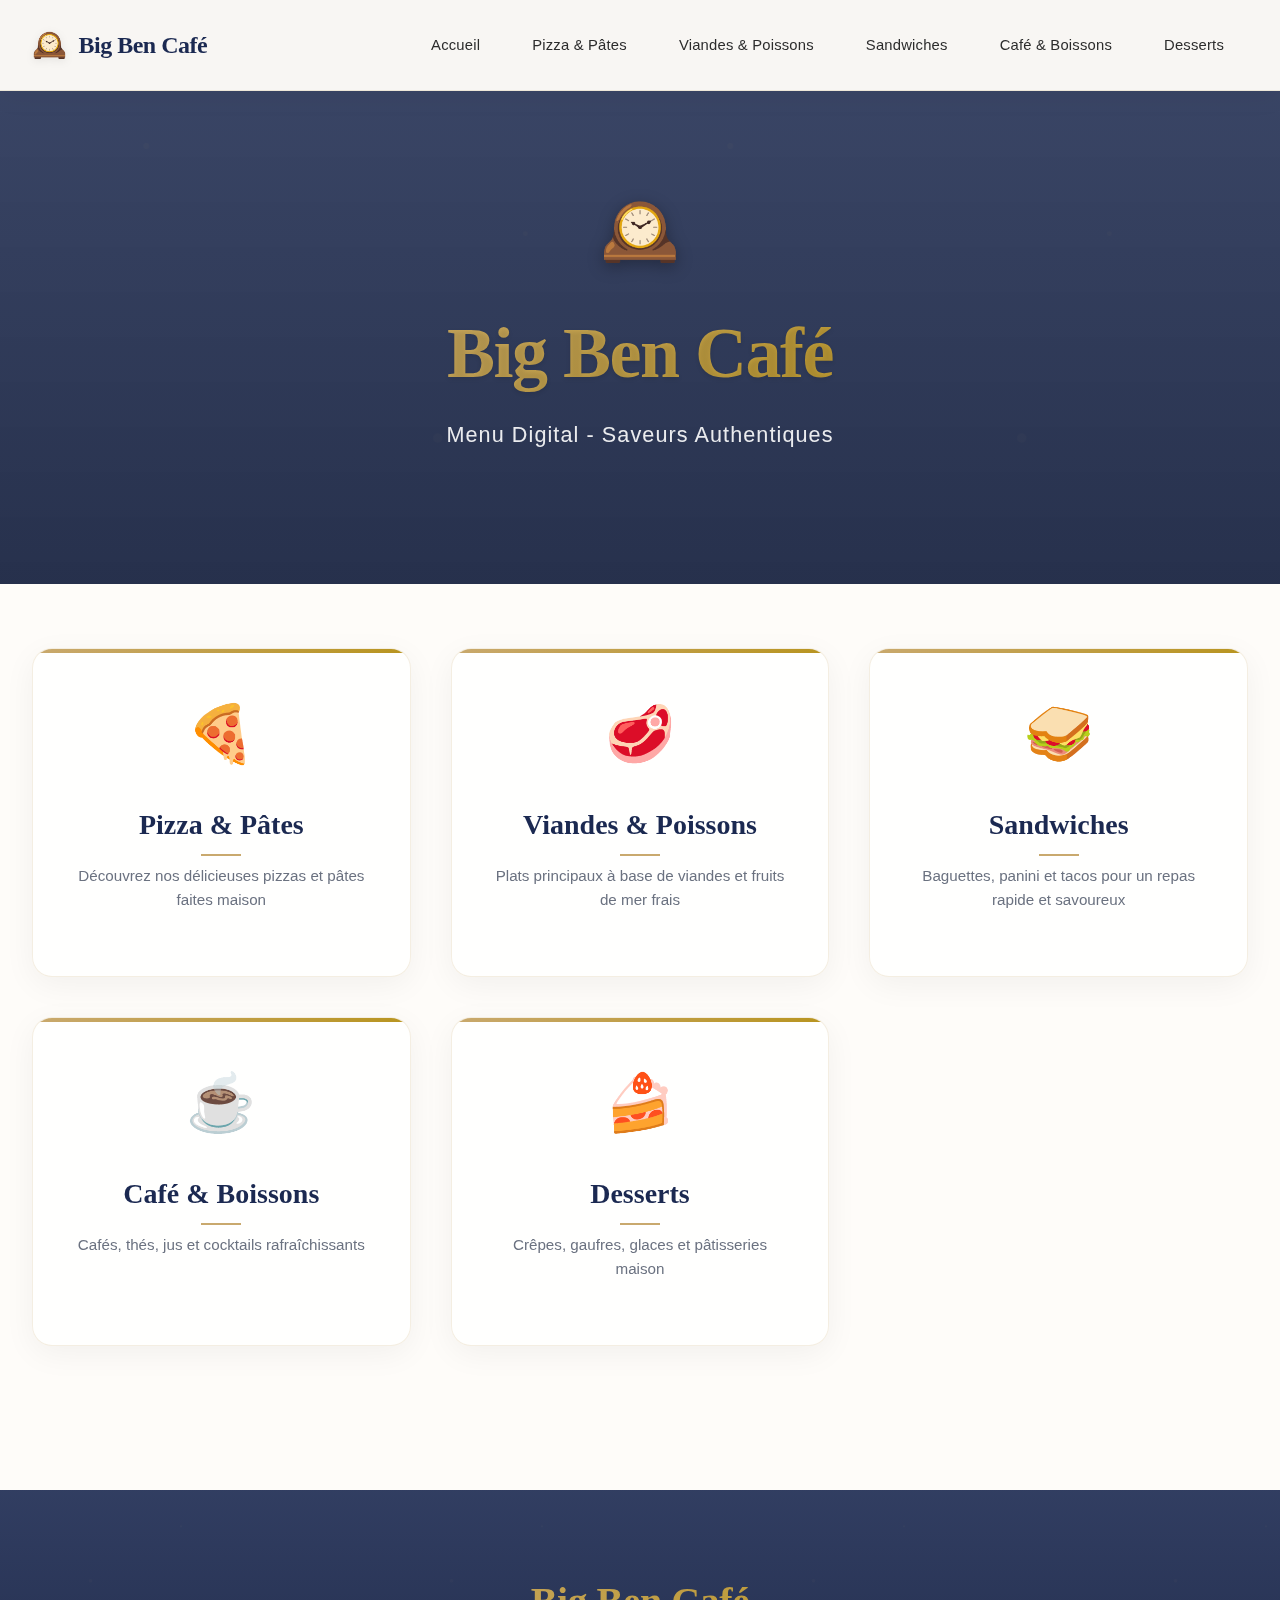
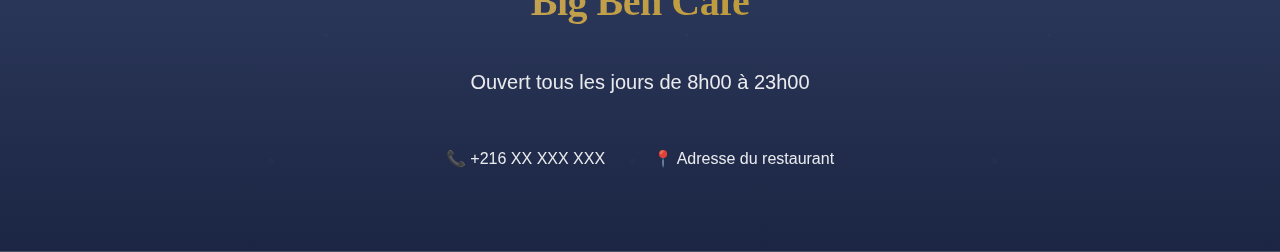
<file: menu 3/index.html>
<!DOCTYPE html>
<html lang="fr">
<head>
    <meta charset="UTF-8">
    <meta name="viewport" content="width=device-width, initial-scale=1.0">
    <title>Big Ben Café - Menu Digital</title>
    <link rel="stylesheet" href="css/styles.css">
</head>
<body>
    <!-- Navigation -->
    <nav class="nav-container" role="navigation" aria-label="Menu principal">
        <div class="nav-wrapper">
            <div class="nav-header">
                <a href="index.html" class="logo" aria-label="Big Ben Café - Accueil">Big Ben Café</a>
                <button class="menu-toggle" onclick="toggleMenu()" aria-label="Ouvrir le menu" aria-expanded="false">☰</button>
                <ul class="nav-menu" id="navMenu" role="menubar">
                    <li role="none"><a href="index.html" onclick="closeMenu()" role="menuitem">Accueil</a></li>
                    <li role="none"><a href="pages/pizza-pasta.html" onclick="closeMenu()" role="menuitem">Pizza & Pâtes</a></li>
                    <li role="none"><a href="pages/viandes-poissons.html" onclick="closeMenu()" role="menuitem">Viandes & Poissons</a></li>
                    <li role="none"><a href="pages/sandwiches.html" onclick="closeMenu()" role="menuitem">Sandwiches</a></li>
                    <li role="none"><a href="pages/cafe-boissons.html" onclick="closeMenu()" role="menuitem">Café & Boissons</a></li>
                    <li role="none"><a href="pages/desserts.html" onclick="closeMenu()" role="menuitem">Desserts</a></li>
                </ul>
            </div>
        </div>
    </nav>

    <!-- Hero Section -->
    <header id="home" class="hero">
        <div class="hero-content">
            <div class="hero-clock" role="img" aria-label="Horloge">🕰️</div>
            <h1>Big Ben Café</h1>
            <p class="subtitle">Menu Digital - Saveurs Authentiques</p>
        </div>
    </header>

    <!-- Main Content -->
    <main class="main-content">
        <div class="category-grid">
            <!-- Catégorie Pizza & Pâtes -->
            <a href="pages/pizza-pasta.html" class="category-card">
                <div class="category-icon">🍕</div>
                <h2>Pizza & Pâtes</h2>
                <p>Découvrez nos délicieuses pizzas et pâtes faites maison</p>
            </a>

            <!-- Catégorie Viandes & Poissons -->
            <a href="pages/viandes-poissons.html" class="category-card">
                <div class="category-icon">🥩</div>
                <h2>Viandes & Poissons</h2>
                <p>Plats principaux à base de viandes et fruits de mer frais</p>
            </a>

            <!-- Catégorie Sandwiches -->
            <a href="pages/sandwiches.html" class="category-card">
                <div class="category-icon">🥪</div>
                <h2>Sandwiches</h2>
                <p>Baguettes, panini et tacos pour un repas rapide et savoureux</p>
            </a>

            <!-- Catégorie Café & Boissons -->
            <a href="pages/cafe-boissons.html" class="category-card">
                <div class="category-icon">☕</div>
                <h2>Café & Boissons</h2>
                <p>Cafés, thés, jus et cocktails rafraîchissants</p>
            </a>

            <!-- Catégorie Desserts -->
            <a href="pages/desserts.html" class="category-card">
                <div class="category-icon">🍰</div>
                <h2>Desserts</h2>
                <p>Crêpes, gaufres, glaces et pâtisseries maison</p>
            </a>
        </div>
    </main>

    <!-- Footer -->
    <footer class="footer">
        <div class="footer-content">
            <h3>Big Ben Café</h3>
            <p class="hours">Ouvert tous les jours de 8h00 à 23h00</p>
            <div class="contact-info">
                <div class="contact-item">📞 +216 XX XXX XXX</div>
                <div class="contact-item">📍 Adresse du restaurant</div>
            </div>
        </div>
    </footer>

    <script src="js/script.js"></script>
</body>
</html>
</file>
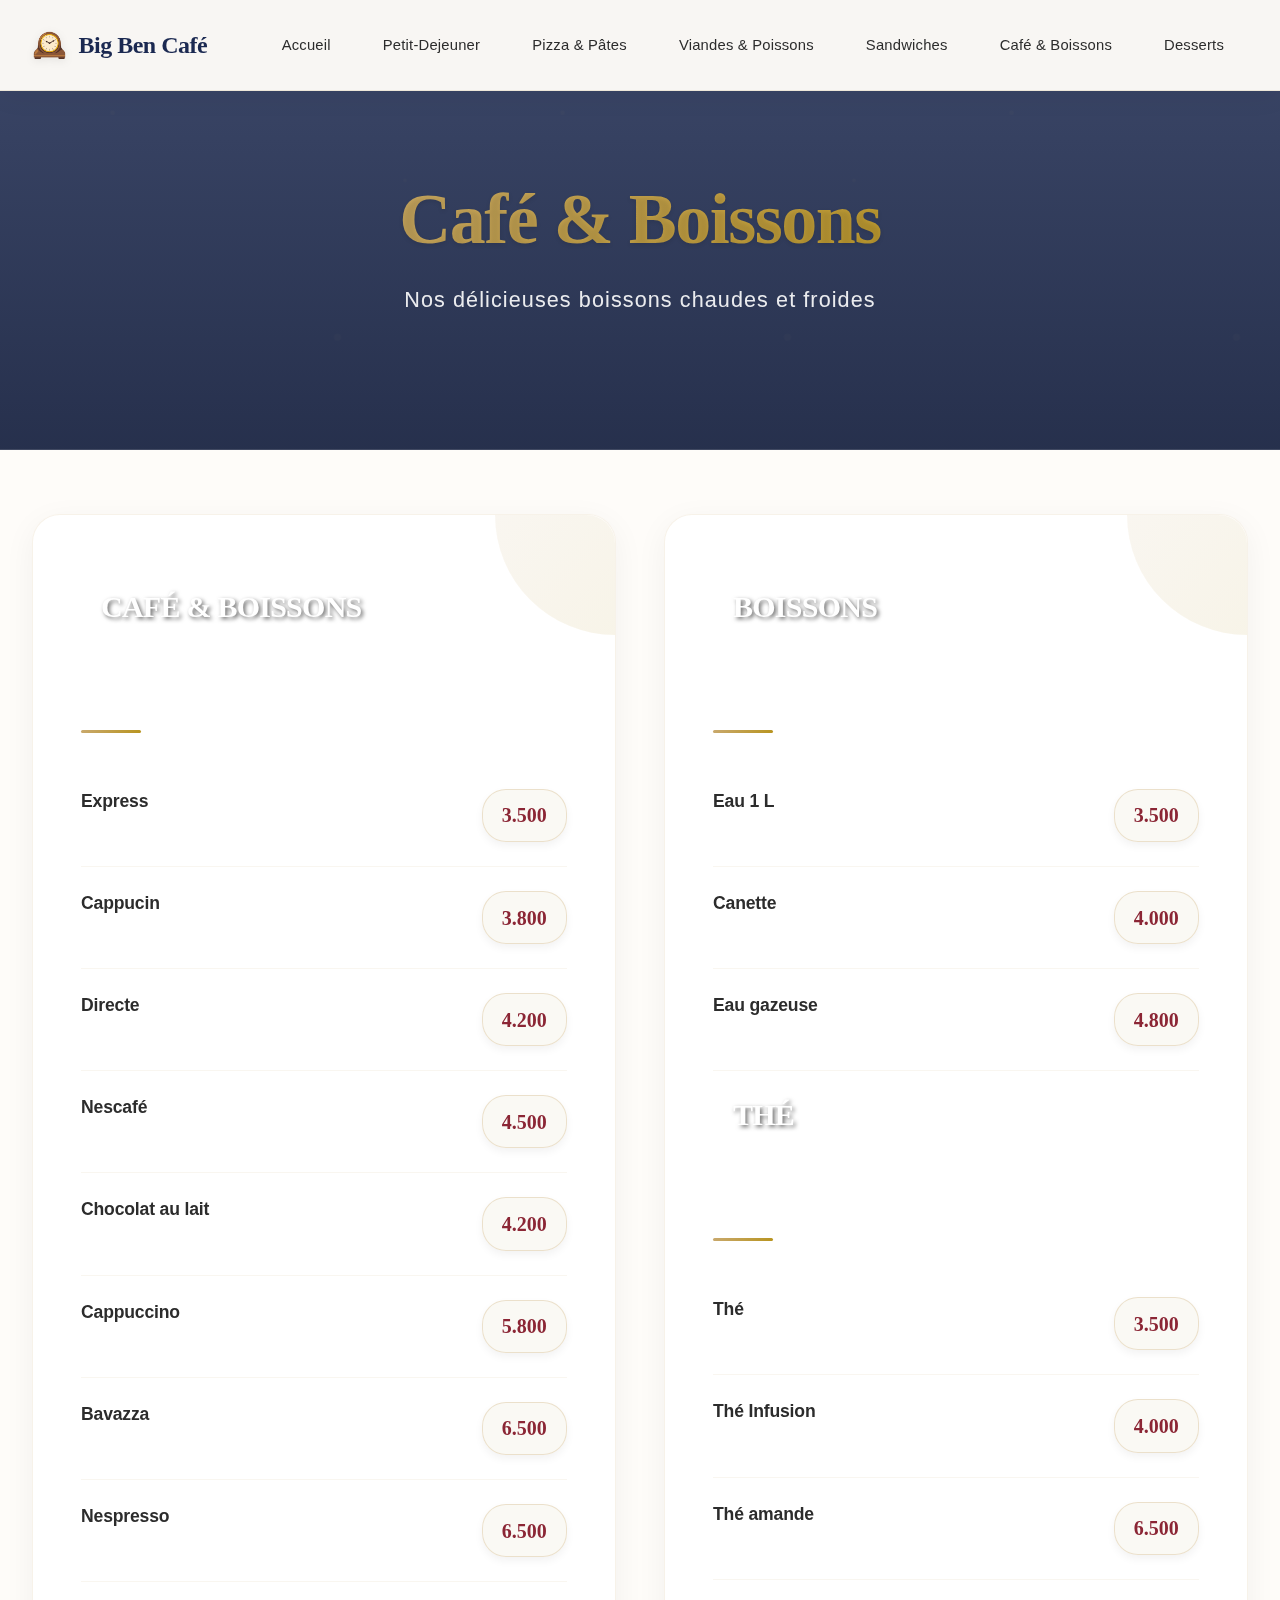
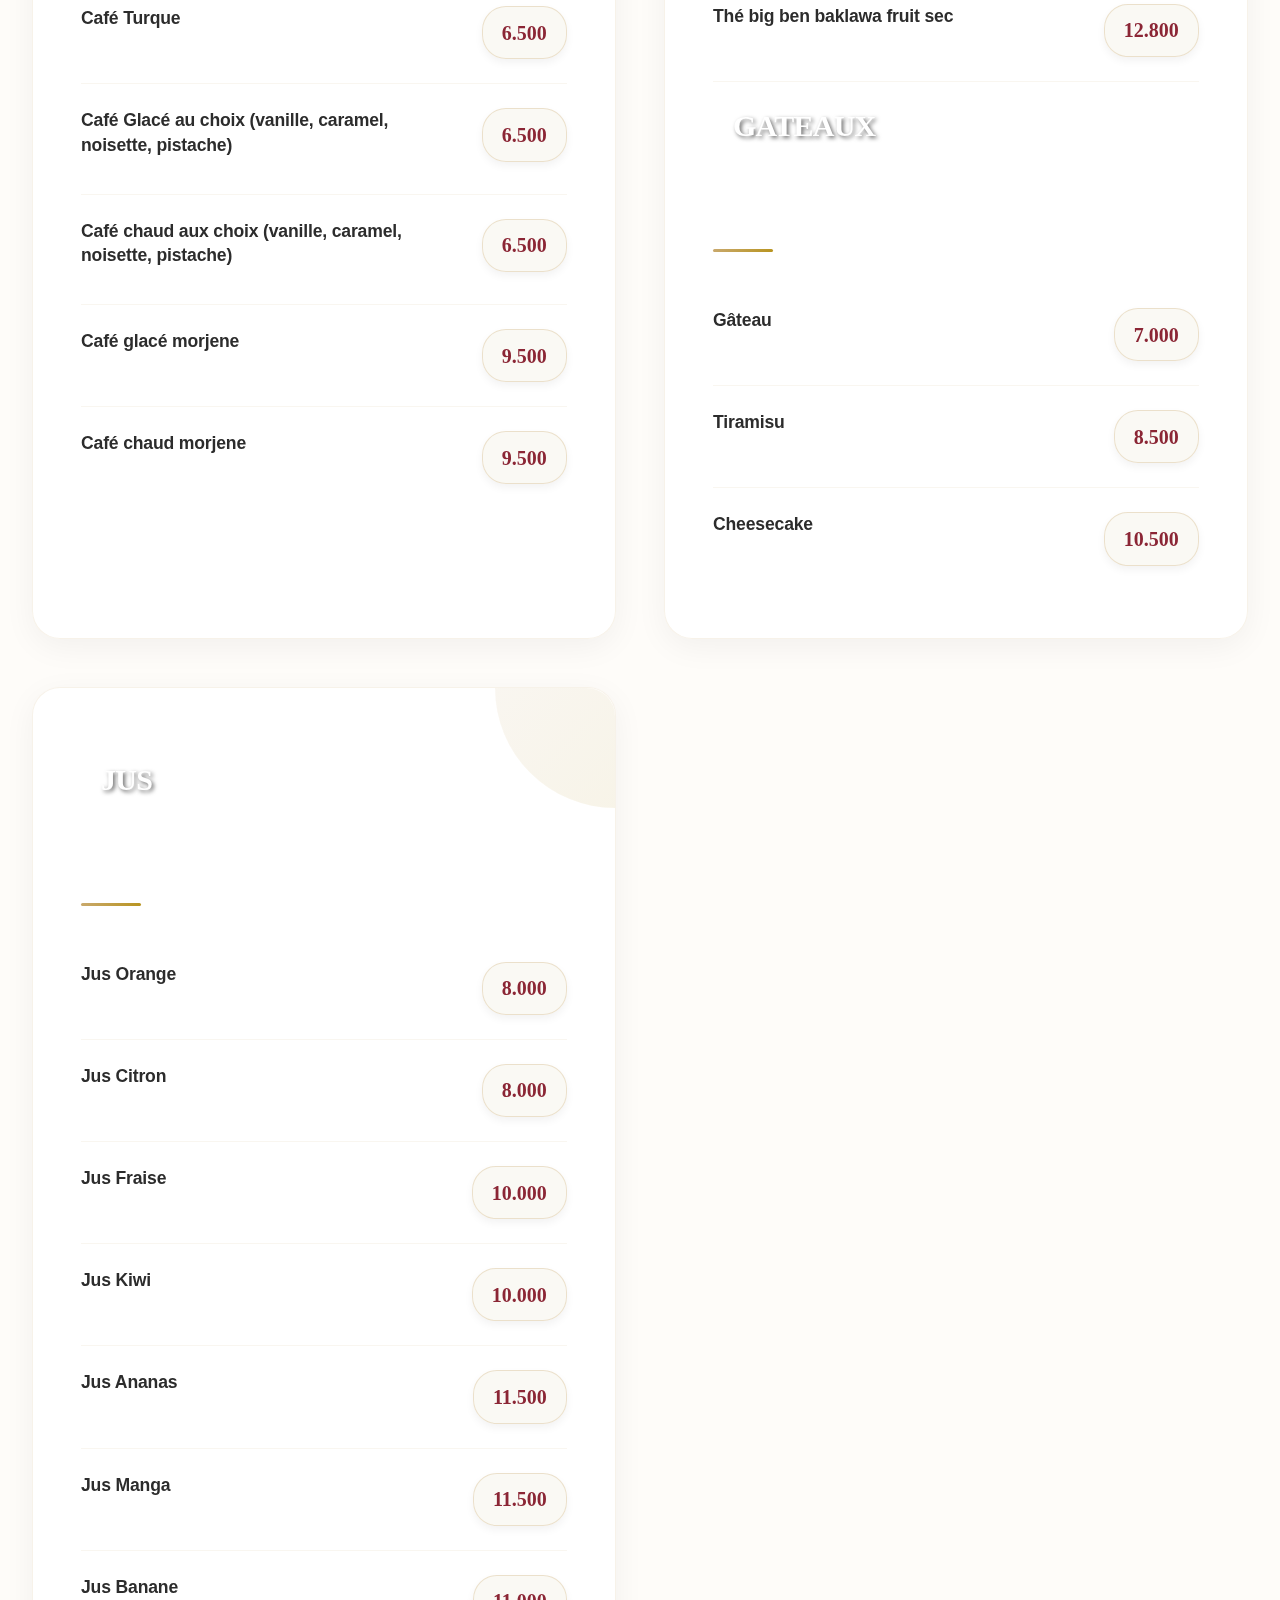
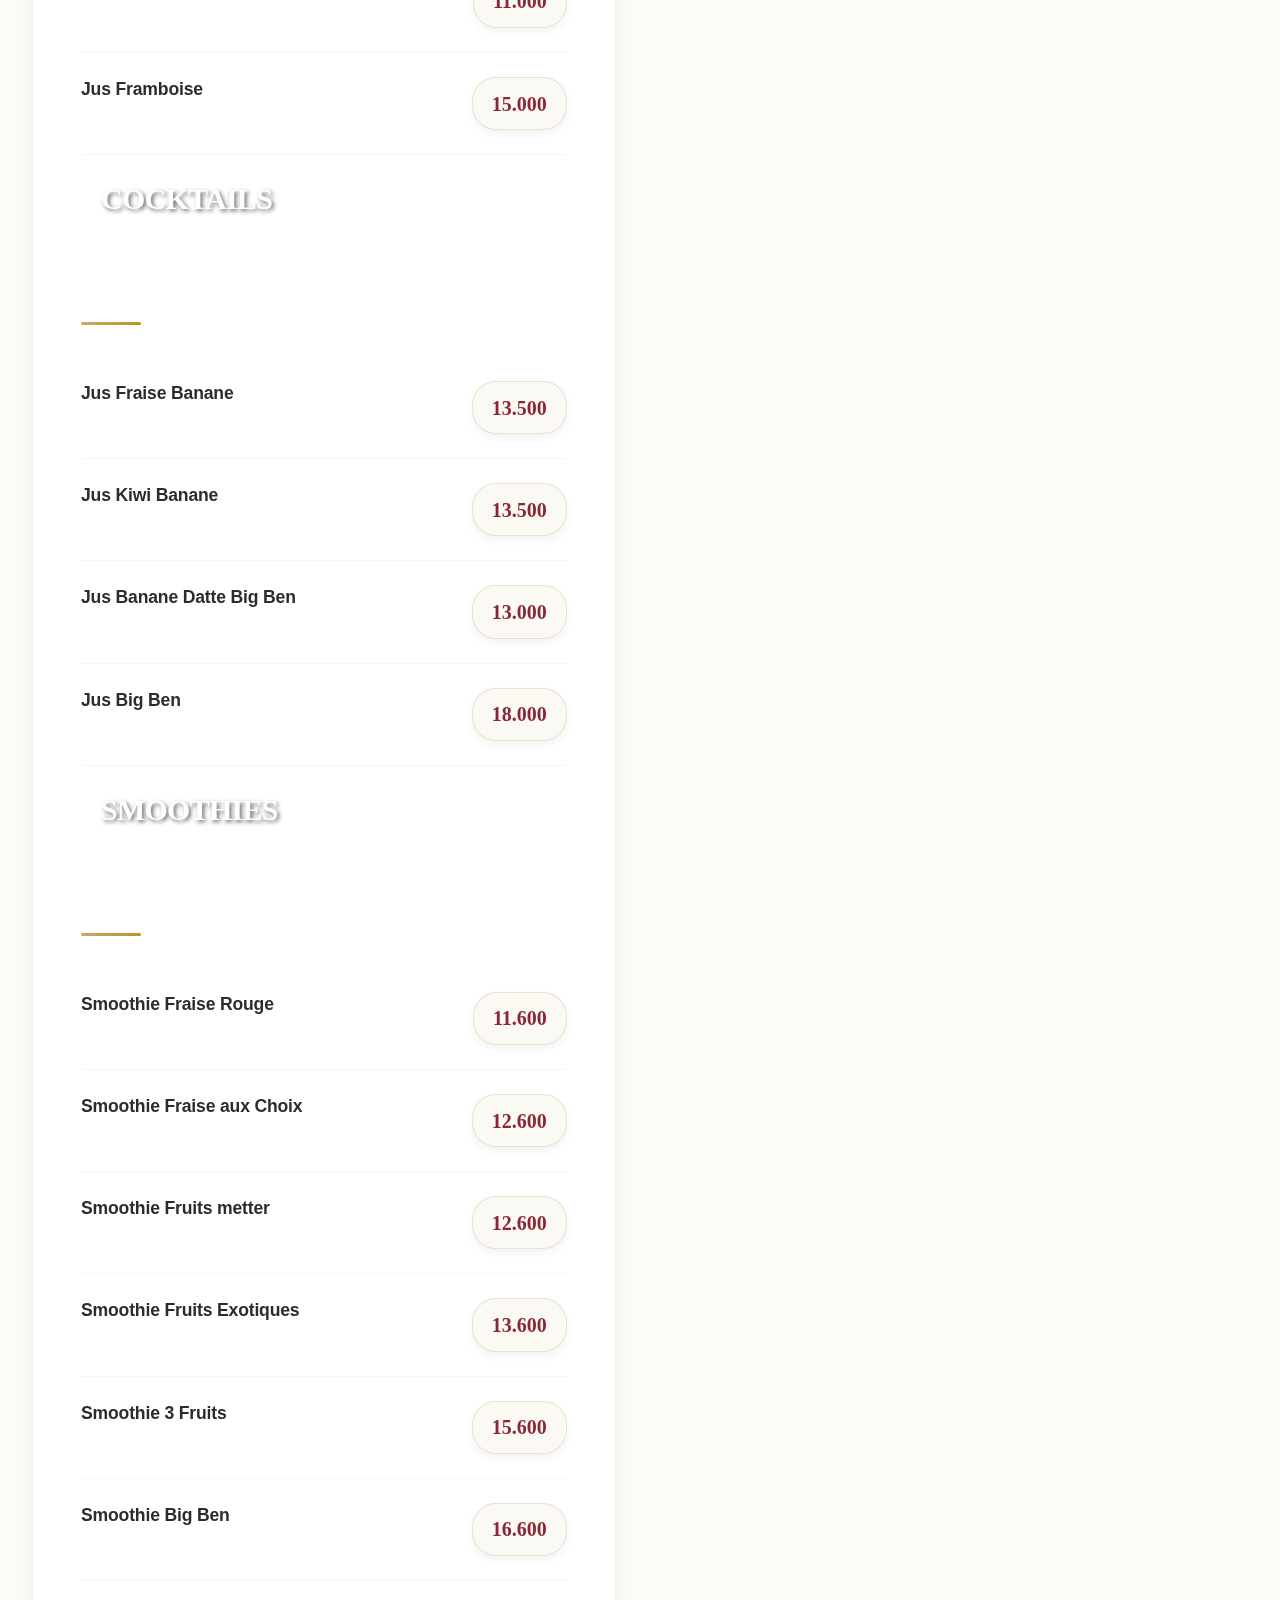
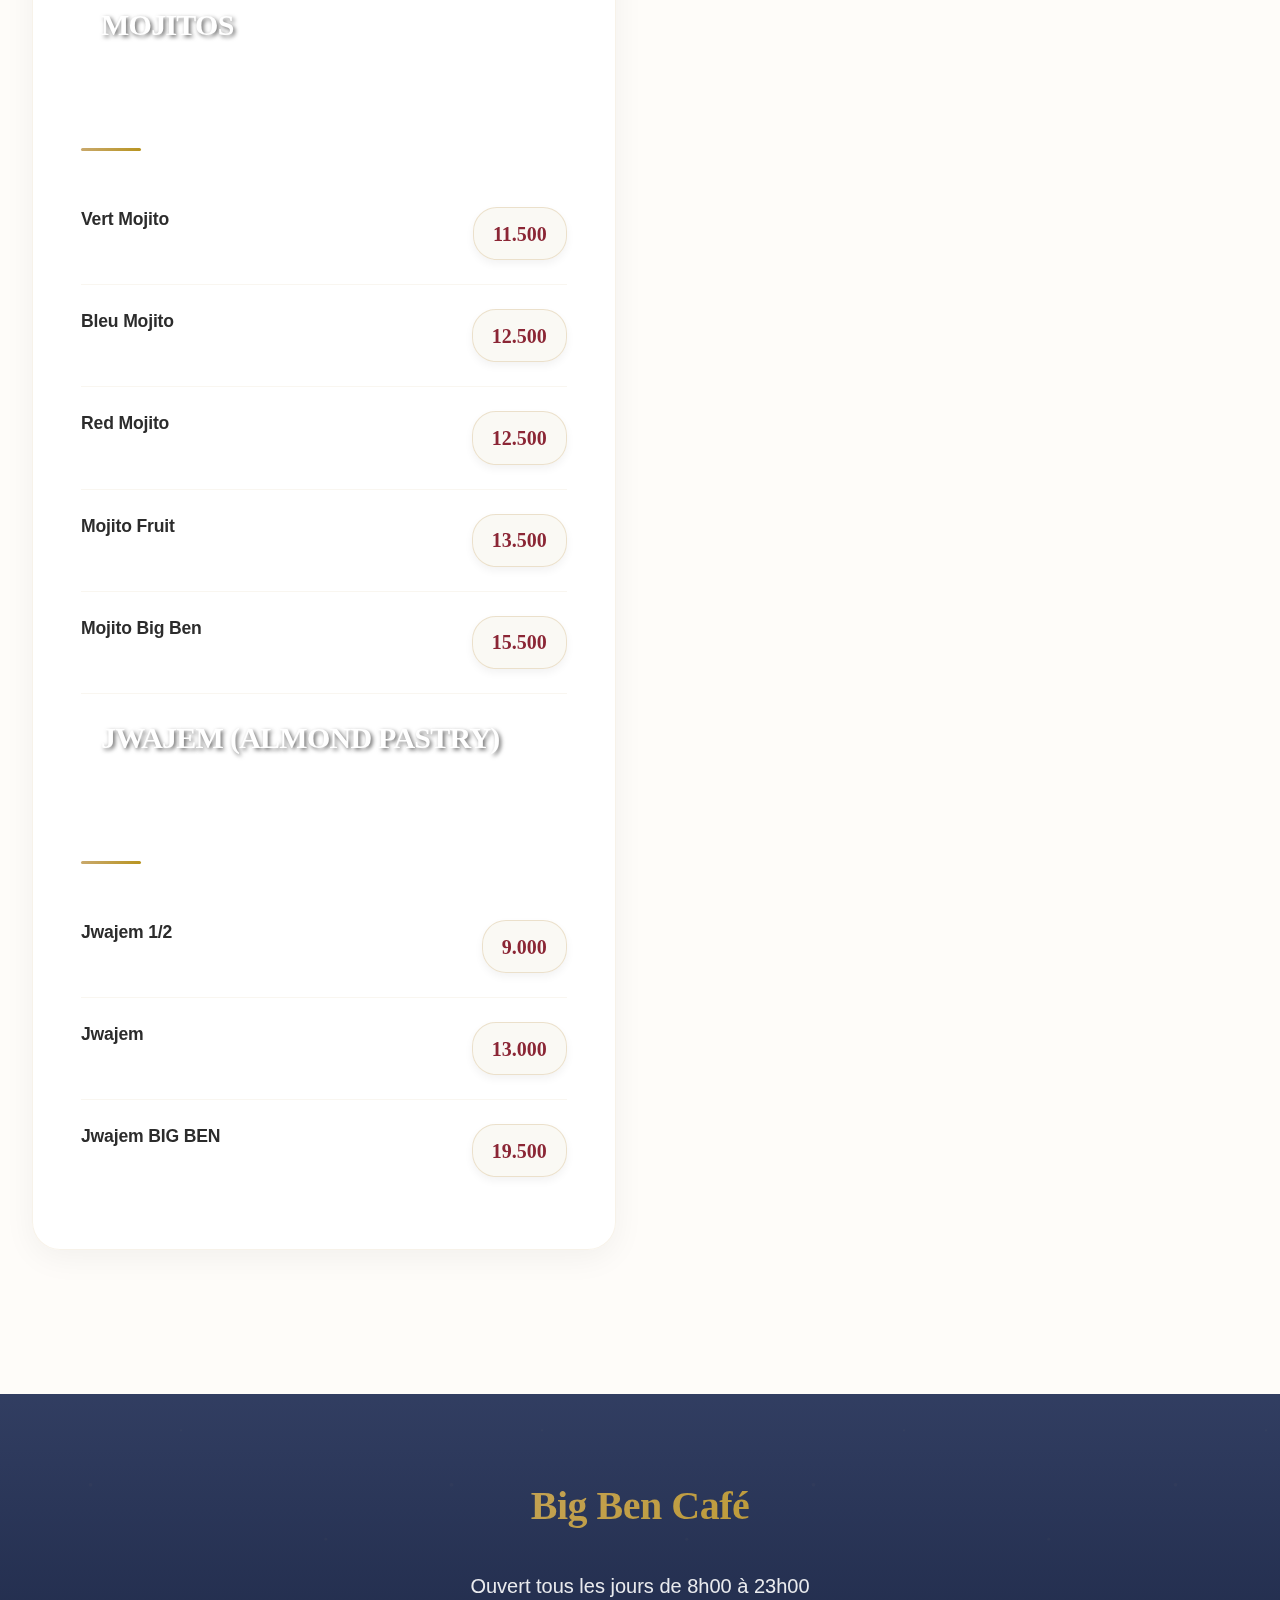
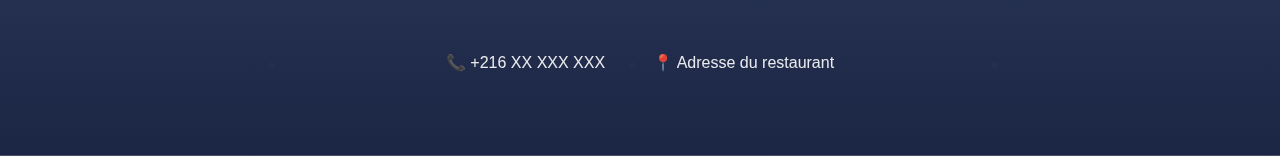
<file: pages/cafe-boissons.html>
<!DOCTYPE html>
<html lang="fr">
<head>
    <meta charset="UTF-8">
    <meta name="viewport" content="width=device-width, initial-scale=1.0">
    <title>Big Ben Café - Café & Boissons</title>
    <link rel="stylesheet" href="../css/styles.css">
</head>
<body>
    <!-- Navigation -->
    <nav class="nav-container" role="navigation" aria-label="Menu principal">
        <div class="nav-wrapper">
            <div class="nav-header">
                <a href="../index.html" class="logo" aria-label="Big Ben Café - Accueil">Big Ben Café</a>
                <button class="menu-toggle" onclick="toggleMenu()" aria-label="Ouvrir le menu" aria-expanded="false">☰</button>
                <ul class="nav-menu" id="navMenu" role="menubar">
                    <li role="none"><a href="../index.html" onclick="closeMenu()" role="menuitem">Accueil</a></li>
                    <li role="none"><a href="pages/petitdej.html" onclick="closeMenu()" role="menuitem">Petit-Dejeuner</a></li>
                    <li role="none"><a href="pizza-pasta.html" onclick="closeMenu()" role="menuitem">Pizza & Pâtes</a></li>
                    <li role="none"><a href="viandes-poissons.html" onclick="closeMenu()" role="menuitem">Viandes & Poissons</a></li>
                    <li role="none"><a href="sandwiches.html" onclick="closeMenu()" role="menuitem">Sandwiches</a></li>
                    <li role="none"><a href="cafe-boissons.html" onclick="closeMenu()" role="menuitem">Café & Boissons</a></li>
                    <li role="none"><a href="desserts.html" onclick="closeMenu()" role="menuitem">Desserts</a></li>
                </ul>
            </div>
        </div>
    </nav>

    <!-- Hero Section -->
    <header class="hero">
        <div class="hero-content">
            <h1>Café & Boissons</h1>
            <p class="subtitle">Nos délicieuses boissons chaudes et froides</p>
        </div>
    </header>

<!-- Main Content -->
<main class="main-content">
    <div class="menu-grid">
        <!-- Section Café -->
        <section class="menu-section">
            <h2 class="section-title" style="background-image: url('https://dww3ueizok6z0.cloudfront.net/food/banner/11565-88e9ec0b28a500086bee69a6c4c3a7c0f147fe27')">CAFÉ & BOISSONS</h2>
            <div class="menu-item"><div class="item-info"><div class="item-name">Express</div></div><div class="item-price">3.500</div></div>
            <div class="menu-item"><div class="item-info"><div class="item-name">Cappucin</div></div><div class="item-price">3.800</div></div>
            <div class="menu-item"><div class="item-info"><div class="item-name">Directe</div></div><div class="item-price">4.200</div></div>
            <div class="menu-item"><div class="item-info"><div class="item-name">Nescafé</div></div><div class="item-price">4.500</div></div>
            <div class="menu-item"><div class="item-info"><div class="item-name">Chocolat au lait</div></div><div class="item-price">4.200</div></div>
            <div class="menu-item"><div class="item-info"><div class="item-name">Cappuccino</div></div><div class="item-price">5.800</div></div>
            <div class="menu-item"><div class="item-info"><div class="item-name">Bavazza</div></div><div class="item-price">6.500</div></div>
            <div class="menu-item"><div class="item-info"><div class="item-name">Nespresso</div></div><div class="item-price">6.500</div></div>
            <div class="menu-item"><div class="item-info"><div class="item-name">Café Turque</div></div><div class="item-price">6.500</div></div>
            <div class="menu-item"><div class="item-info"><div class="item-name">Café Glacé au choix (vanille, caramel, noisette, pistache)</div></div><div class="item-price">6.500</div></div>
            <div class="menu-item"><div class="item-info"><div class="item-name">Café chaud aux choix (vanille, caramel, noisette, pistache)</div></div><div class="item-price">6.500</div></div>
            <div class="menu-item"><div class="item-info"><div class="item-name">Café glacé morjene</div></div><div class="item-price">9.500</div></div>
            <div class="menu-item"><div class="item-info"><div class="item-name">Café chaud morjene</div></div><div class="item-price">9.500</div></div>
        </section>

        <!-- Section Boissons -->
        <section class="menu-section">
            <h2 class="section-title" style="background-image: url('https://media.istockphoto.com/id/477567554/fr/photo/glac%C3%A9e-boissons-fra%C3%AEches.jpg?s=612x612&w=0&k=20&c=jFgAYcd5WqY-9ETfzhOU0IhztFLlAMAb7okVLhAsWJY=')">BOISSONS</h3>
            <div class="menu-item"><div class="item-info"><div class="item-name">Eau 1 L</div></div><div class="item-price">3.500</div></div>
            <div class="menu-item"><div class="item-info"><div class="item-name">Canette</div></div><div class="item-price">4.000</div></div>
            <div class="menu-item"><div class="item-info"><div class="item-name">Eau gazeuse</div></div><div class="item-price">4.800</div></div>
            

            <h3 class="section-title" style="background-image: url('https://media.istockphoto.com/id/912302488/photo/tea-freshly-brewed-in-a-glass-cup-and-some-herbs-on-a-dark-rustic-wooden-background-healthy.jpg?s=612x612&w=0&k=20&c=oHN0_NweGer9YqzX5YJce7EFkNXaJ8SbgvpCm71Gc-0=')">THÉ</h3>
            <div class="menu-item"><div class="item-info"><div class="item-name">Thé</div></div><div class="item-price">3.500</div></div>
            <div class="menu-item"><div class="item-info"><div class="item-name">Thé Infusion</div></div><div class="item-price">4.000</div></div>
            <div class="menu-item"><div class="item-info"><div class="item-name">Thé amande</div></div><div class="item-price">6.500</div></div>
            <div class="menu-item"><div class="item-info"><div class="item-name">Thé big ben baklawa fruit sec</div></div><div class="item-price">12.800</div></div>

            <h3 class="section-title" style="background-image: url('https://media.istockphoto.com/id/1370520449/fr/photo/tranche-de-g%C3%A2teau-au-chocolat-avec-gla%C3%A7age.jpg?s=612x612&w=0&k=20&c=ra4pseGWfKE2OKdFRyndnjP8sGmqIjvZeQ2YNR7PSkI=')">GATEAUX</h3>
            <div class="menu-item"><div class="item-info"><div class="item-name">Gâteau</div></div><div class="item-price">7.000</div></div>
            <div class="menu-item"><div class="item-info"><div class="item-name">Tiramisu</div></div><div class="item-price">8.500</div></div>
            <div class="menu-item"><div class="item-info"><div class="item-name">Cheesecake</div></div><div class="item-price">10.500</div></div>
        </section>
        
<!-- Section 11: Jus & Cocktails -->
<section id="jus" class="menu-section">
  <h2 class="section-title" style="background-image: url('https://media.istockphoto.com/id/1406625741/fr/photo/smoothies-et-fruits-frais.jpg?s=612x612&w=0&k=20&c=BuVv-CxVd4R9dvn_0ppUVBcpjwcqxSTa9V-Yupdnrvs=')">JUS</h2>
  <div class="menu-item"><div class="item-info"><div class="item-name">Jus Orange</div></div><div class="item-price">8.000</div></div>
  <div class="menu-item"><div class="item-info"><div class="item-name">Jus Citron</div></div><div class="item-price">8.000</div></div>
  <div class="menu-item"><div class="item-info"><div class="item-name">Jus Fraise</div></div><div class="item-price">10.000</div></div>
  <div class="menu-item"><div class="item-info"><div class="item-name">Jus Kiwi</div></div><div class="item-price">10.000</div></div>
  <div class="menu-item"><div class="item-info"><div class="item-name">Jus Ananas</div></div><div class="item-price">11.500</div></div>
  <div class="menu-item"><div class="item-info"><div class="item-name">Jus Manga</div></div><div class="item-price">11.500</div></div>
  <div class="menu-item"><div class="item-info"><div class="item-name">Jus Banane</div></div><div class="item-price">11.000</div></div>
  <div class="menu-item"><div class="item-info"><div class="item-name">Jus Framboise</div></div><div class="item-price">15.000</div></div>

  <h2 class="section-title" style="background-image: url('https://static.vecteezy.com/ti/photos-gratuite/t1/24086503-mixeur-avec-fruit-en-volant-isole-sur-noir-arriere-plan-fruit-jus-et-eclaboussure-generatif-une-photo.jpg')">COCKTAILS</h3>
  <div class="menu-item"><div class="item-info"><div class="item-name">Jus Fraise Banane</div></div><div class="item-price">13.500</div></div>
  <div class="menu-item"><div class="item-info"><div class="item-name">Jus Kiwi Banane</div></div><div class="item-price">13.500</div></div>
  <div class="menu-item"><div class="item-info"><div class="item-name">Jus Banane Datte Big Ben</div></div><div class="item-price">13.000</div></div>
  <div class="menu-item"><div class="item-info"><div class="item-name">Jus Big Ben</div></div><div class="item-price">18.000</div></div>

  <h2 class="section-title" style="background-image: url('https://www.shutterstock.com/image-photo/strawberry-banana-smoothie-splash-copy-260nw-252166555.jpg')">SMOOTHIES</h3>
  <div class="menu-item"><div class="item-info"><div class="item-name">Smoothie Fraise Rouge</div></div><div class="item-price">11.600</div></div>
  <div class="menu-item"><div class="item-info"><div class="item-name">Smoothie Fraise aux Choix</div></div><div class="item-price">12.600</div></div>
  <div class="menu-item"><div class="item-info"><div class="item-name">Smoothie Fruits metter</div></div><div class="item-price">12.600</div></div>
  <div class="menu-item"><div class="item-info"><div class="item-name">Smoothie Fruits Exotiques</div></div><div class="item-price">13.600</div></div>
  <div class="menu-item"><div class="item-info"><div class="item-name">Smoothie 3 Fruits</div></div><div class="item-price">15.600</div></div>
  <div class="menu-item"><div class="item-info"><div class="item-name">Smoothie Big Ben</div></div><div class="item-price">16.600</div></div>

  <h2 class="section-title" style="background-image: url('https://t4.ftcdn.net/jpg/01/23/32/61/360_F_123326173_I4KRQlgpQT1Hy88mOTZIjcZLDUr0IOeR.jpg')">MOJITOS</h3>
  <div class="menu-item"><div class="item-info"><div class="item-name">Vert Mojito</div></div><div class="item-price">11.500</div></div>
  <div class="menu-item"><div class="item-info"><div class="item-name">Bleu Mojito</div></div><div class="item-price">12.500</div></div>
  <div class="menu-item"><div class="item-info"><div class="item-name">Red Mojito</div></div><div class="item-price">12.500</div></div>
  <div class="menu-item"><div class="item-info"><div class="item-name">Mojito Fruit</div></div><div class="item-price">13.500</div></div>
  <div class="menu-item"><div class="item-info"><div class="item-name">Mojito Big Ben</div></div><div class="item-price">15.500</div></div>
  
  <h2 class="section-title" style="background-image: url('https://linstant-m.tn//uploads/9087.png')">JWAJEM (ALMOND PASTRY)</h3>
  <div class="menu-item"><div class="item-info"><div class="item-name">Jwajem 1/2</div></div><div class="item-price">9.000</div></div>
  <div class="menu-item"><div class="item-info"><div class="item-name">Jwajem</div></div><div class="item-price">13.000</div></div>
  <div class="menu-item special-item"><div class="item-info"><div class="item-name">Jwajem BIG BEN</div></div><div class="item-price">19.500</div></div>

</section>





        </div>
    </main>

    <!-- Footer -->
    <footer class="footer">
        <div class="footer-content">
            <h3>Big Ben Café</h3>
            <p class="hours">Ouvert tous les jours de 8h00 à 23h00</p>
            <div class="contact-info">
                <div class="contact-item">📞 +216 XX XXX XXX</div>
                <div class="contact-item">📍 Adresse du restaurant</div>
            </div>
        </div>
    </footer>

    <script src="../js/script.js"></script>
</body>
</html>
</file>
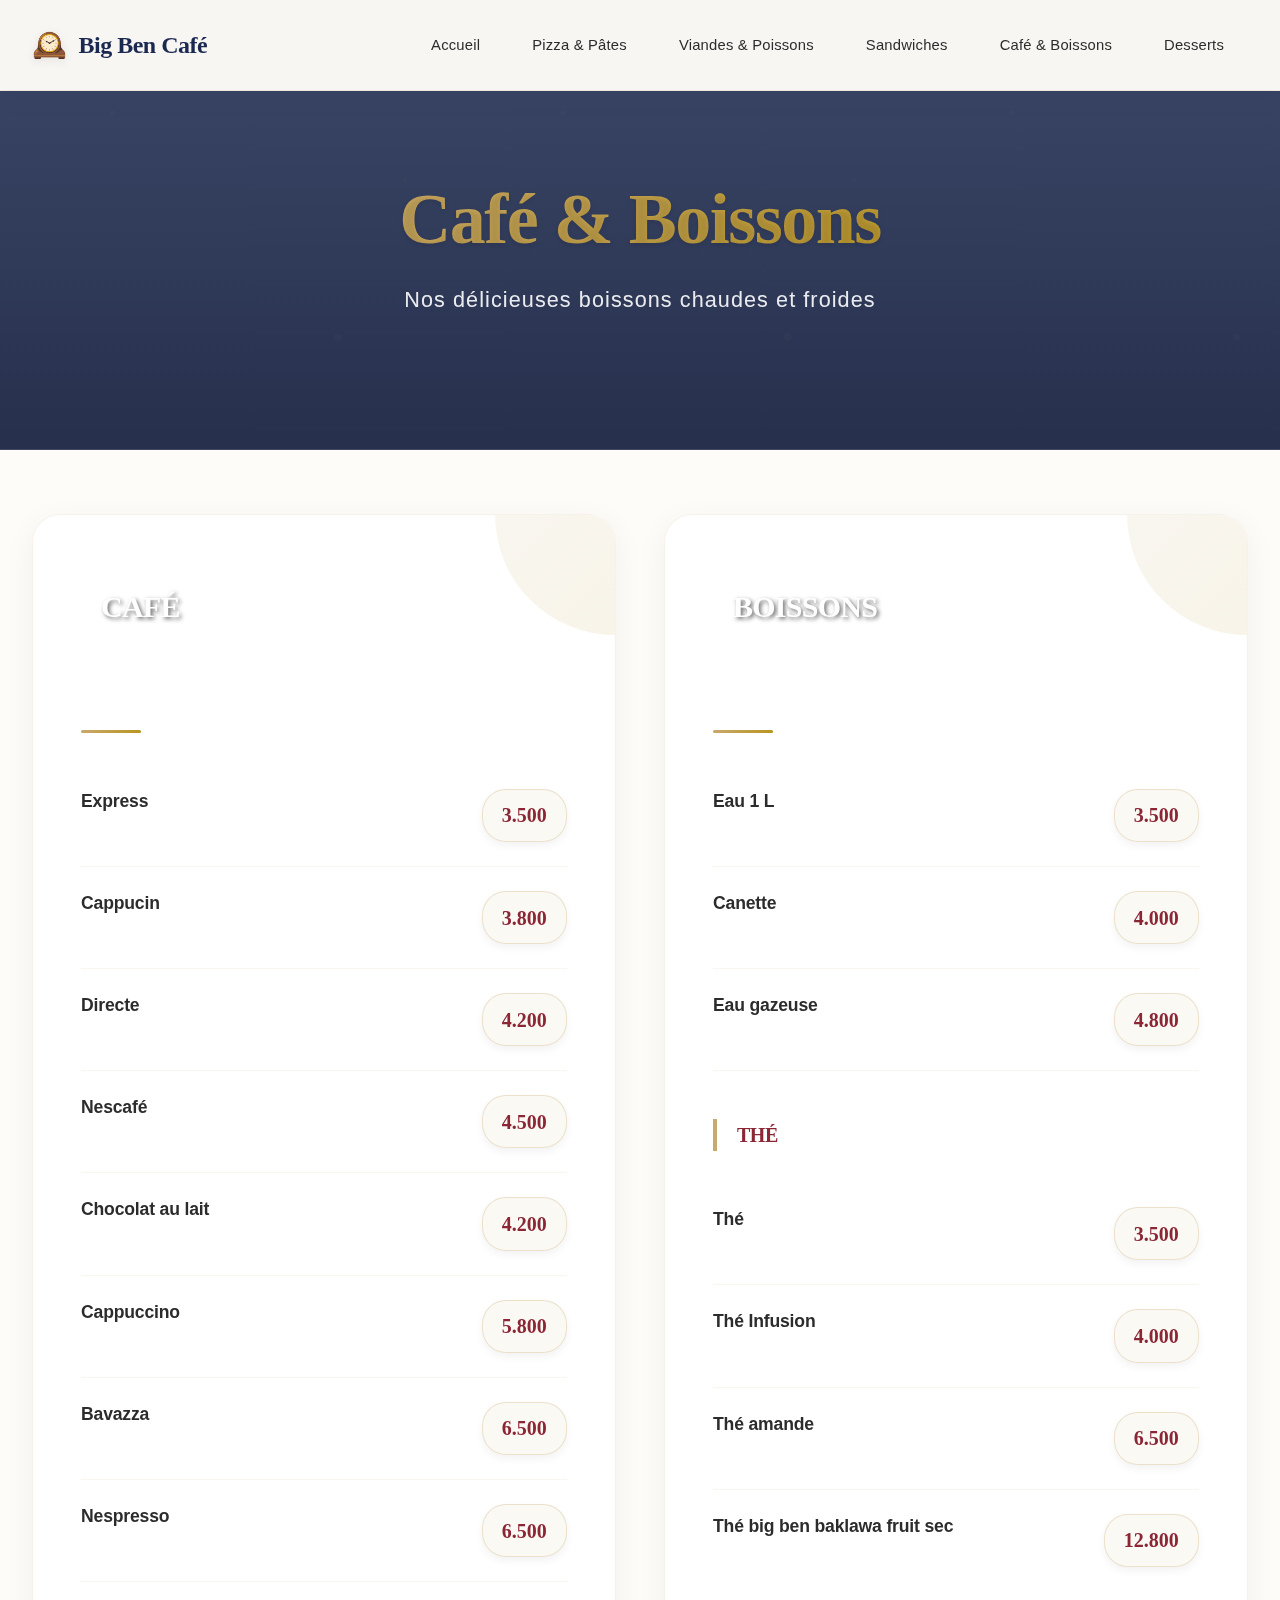
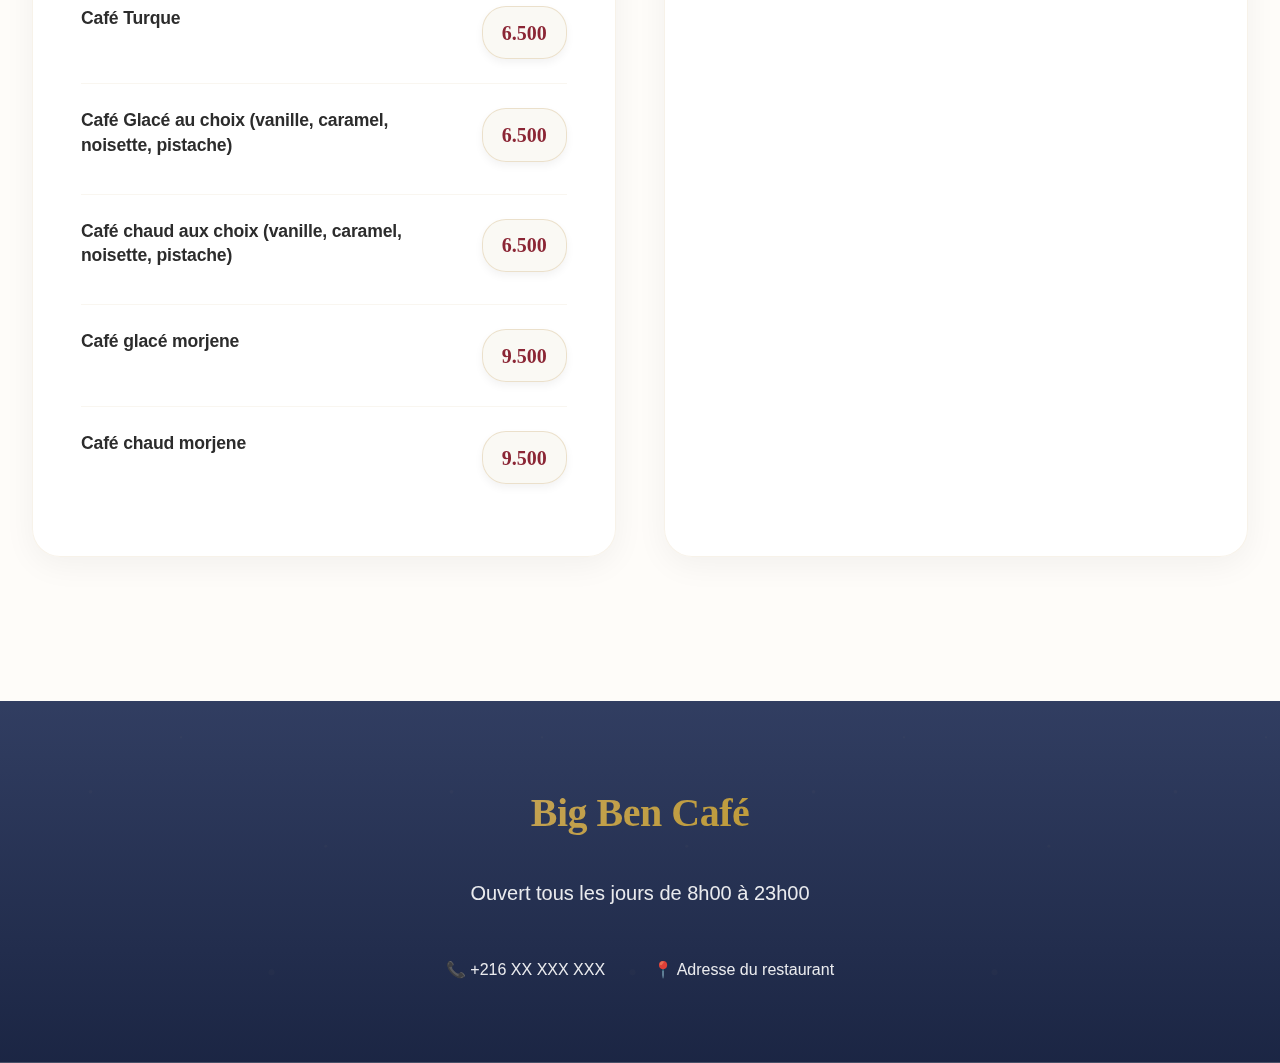
<file: menu 3/pages/cafe-boissons.html>
<!DOCTYPE html>
<html lang="fr">
<head>
    <meta charset="UTF-8">
    <meta name="viewport" content="width=device-width, initial-scale=1.0">
    <title>Big Ben Café - Café & Boissons</title>
    <link rel="stylesheet" href="../css/styles.css">
</head>
<body>
    <!-- Navigation -->
    <nav class="nav-container" role="navigation" aria-label="Menu principal">
        <div class="nav-wrapper">
            <div class="nav-header">
                <a href="../index.html" class="logo" aria-label="Big Ben Café - Accueil">Big Ben Café</a>
                <button class="menu-toggle" onclick="toggleMenu()" aria-label="Ouvrir le menu" aria-expanded="false">☰</button>
                <ul class="nav-menu" id="navMenu" role="menubar">
                    <li role="none"><a href="../index.html" onclick="closeMenu()" role="menuitem">Accueil</a></li>
                    <li role="none"><a href="pizza-pasta.html" onclick="closeMenu()" role="menuitem">Pizza & Pâtes</a></li>
                    <li role="none"><a href="viandes-poissons.html" onclick="closeMenu()" role="menuitem">Viandes & Poissons</a></li>
                    <li role="none"><a href="sandwiches.html" onclick="closeMenu()" role="menuitem">Sandwiches</a></li>
                    <li role="none"><a href="cafe-boissons.html" onclick="closeMenu()" role="menuitem">Café & Boissons</a></li>
                    <li role="none"><a href="desserts.html" onclick="closeMenu()" role="menuitem">Desserts</a></li>
                </ul>
            </div>
        </div>
    </nav>

    <!-- Hero Section -->
    <header class="hero">
        <div class="hero-content">
            <h1>Café & Boissons</h1>
            <p class="subtitle">Nos délicieuses boissons chaudes et froides</p>
        </div>
    </header>

    <!-- Main Content -->
    <main class="main-content">
        <div class="menu-grid">
            <!-- Section Café -->
            <section class="menu-section">
                <h2 class="section-title">CAFÉ</h2>
                <div class="menu-item"><div class="item-info"><div class="item-name">Express</div></div><div class="item-price">3.500</div></div>
                <div class="menu-item"><div class="item-info"><div class="item-name">Cappucin</div></div><div class="item-price">3.800</div></div>
                <div class="menu-item"><div class="item-info"><div class="item-name">Directe</div></div><div class="item-price">4.200</div></div>
                <div class="menu-item"><div class="item-info"><div class="item-name">Nescafé</div></div><div class="item-price">4.500</div></div>
                <div class="menu-item"><div class="item-info"><div class="item-name">Chocolat au lait</div></div><div class="item-price">4.200</div></div>
                <div class="menu-item"><div class="item-info"><div class="item-name">Cappuccino</div></div><div class="item-price">5.800</div></div>
                <div class="menu-item"><div class="item-info"><div class="item-name">Bavazza</div></div><div class="item-price">6.500</div></div>
                <div class="menu-item"><div class="item-info"><div class="item-name">Nespresso</div></div><div class="item-price">6.500</div></div>
                <div class="menu-item"><div class="item-info"><div class="item-name">Café Turque</div></div><div class="item-price">6.500</div></div>
                <div class="menu-item"><div class="item-info"><div class="item-name">Café Glacé au choix (vanille, caramel, noisette, pistache)</div></div><div class="item-price">6.500</div></div>
                <div class="menu-item"><div class="item-info"><div class="item-name">Café chaud aux choix (vanille, caramel, noisette, pistache)</div></div><div class="item-price">6.500</div></div>
                <div class="menu-item"><div class="item-info"><div class="item-name">Café glacé morjene</div></div><div class="item-price">9.500</div></div>
                <div class="menu-item"><div class="item-info"><div class="item-name">Café chaud morjene</div></div><div class="item-price">9.500</div></div>
            </section>

            <!-- Section Boissons -->
            <section class="menu-section">
                <h2 class="section-title">BOISSONS</h2>
                <div class="menu-item"><div class="item-info"><div class="item-name">Eau 1 L</div></div><div class="item-price">3.500</div></div>
                <div class="menu-item"><div class="item-info"><div class="item-name">Canette</div></div><div class="item-price">4.000</div></div>
                <div class="menu-item"><div class="item-info"><div class="item-name">Eau gazeuse</div></div><div class="item-price">4.800</div></div>
                
                <h3 class="section-subtitle">THÉ</h3>
                <div class="menu-item"><div class="item-info"><div class="item-name">Thé</div></div><div class="item-price">3.500</div></div>
                <div class="menu-item"><div class="item-info"><div class="item-name">Thé Infusion</div></div><div class="item-price">4.000</div></div>
                <div class="menu-item"><div class="item-info"><div class="item-name">Thé amande</div></div><div class="item-price">6.500</div></div>
                <div class="menu-item"><div class="item-info"><div class="item-name">Thé big ben baklawa fruit sec</div></div><div class="item-price">12.800</div></div>
            </section>
        </div>
    </main>

    <!-- Footer -->
    <footer class="footer">
        <div class="footer-content">
            <h3>Big Ben Café</h3>
            <p class="hours">Ouvert tous les jours de 8h00 à 23h00</p>
            <div class="contact-info">
                <div class="contact-item">📞 +216 XX XXX XXX</div>
                <div class="contact-item">📍 Adresse du restaurant</div>
            </div>
        </div>
    </footer>

    <script src="../js/script.js"></script>
</body>
</html>
</file>
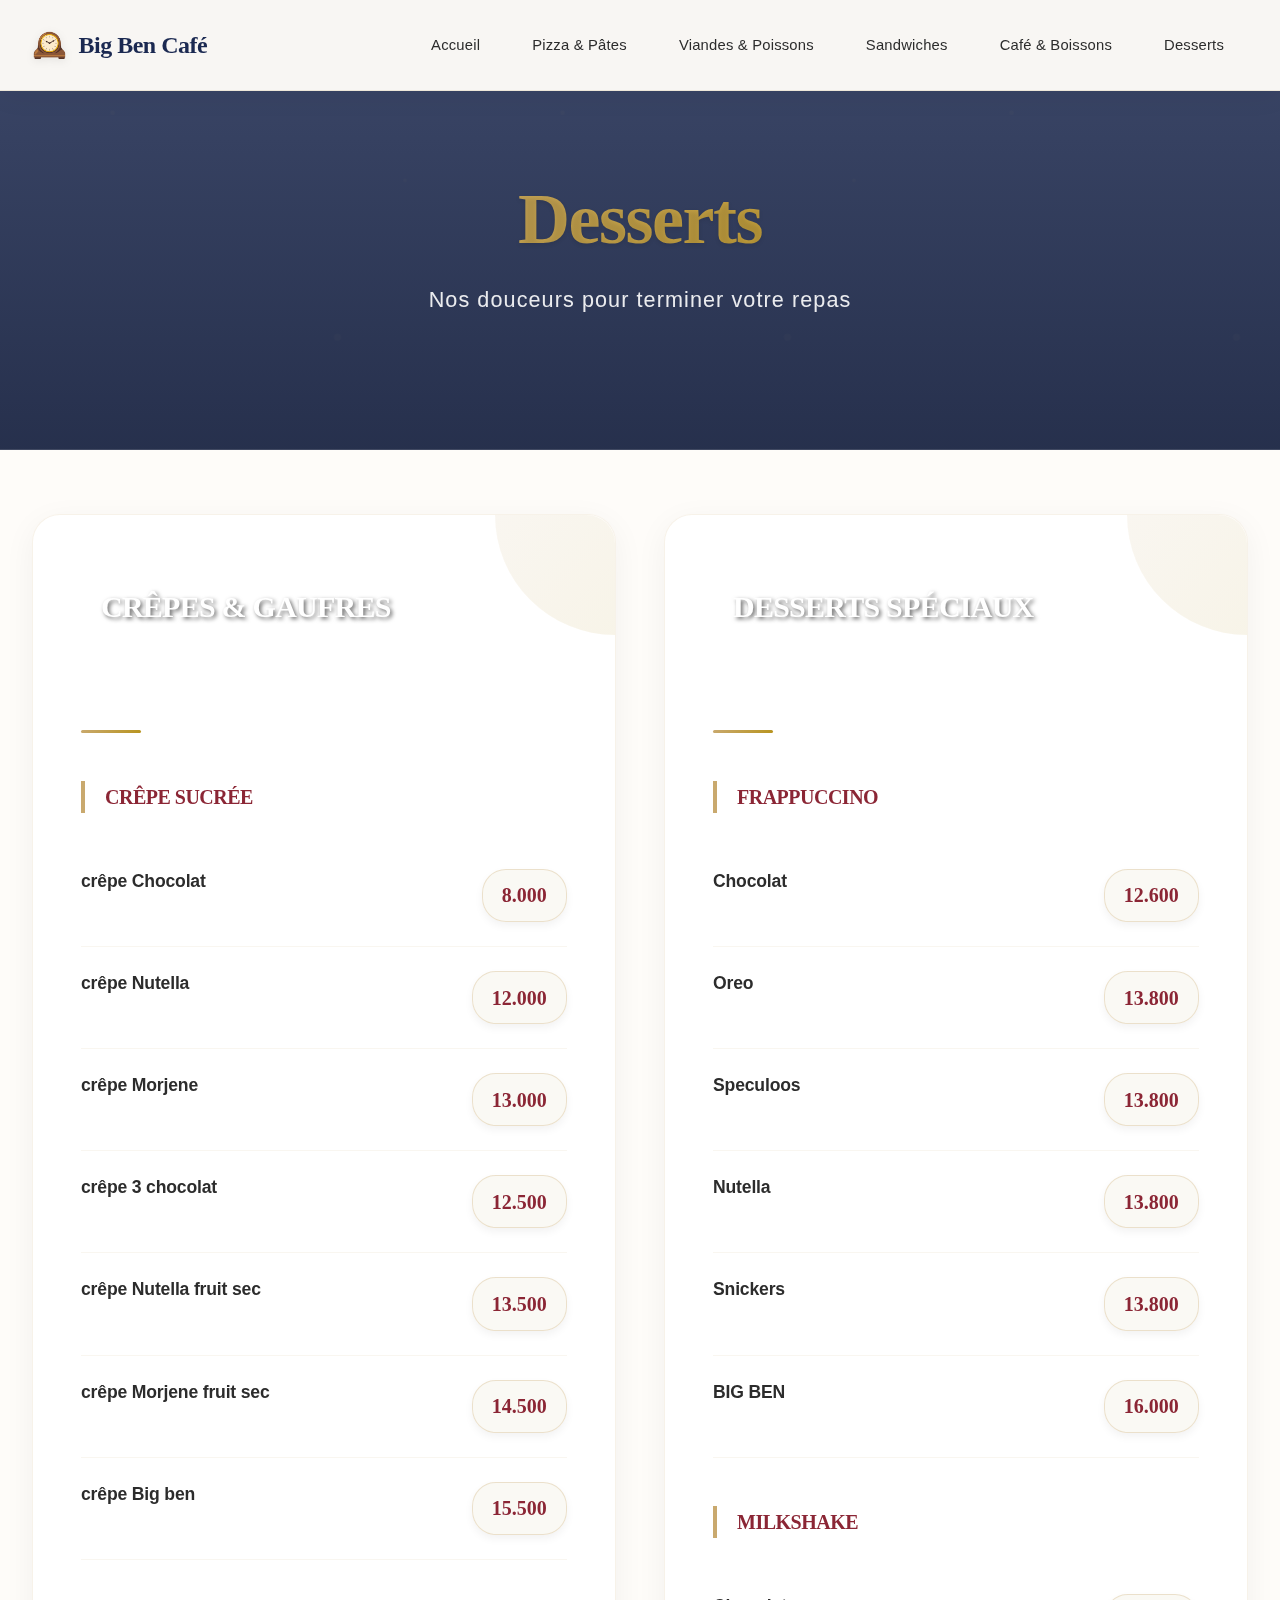
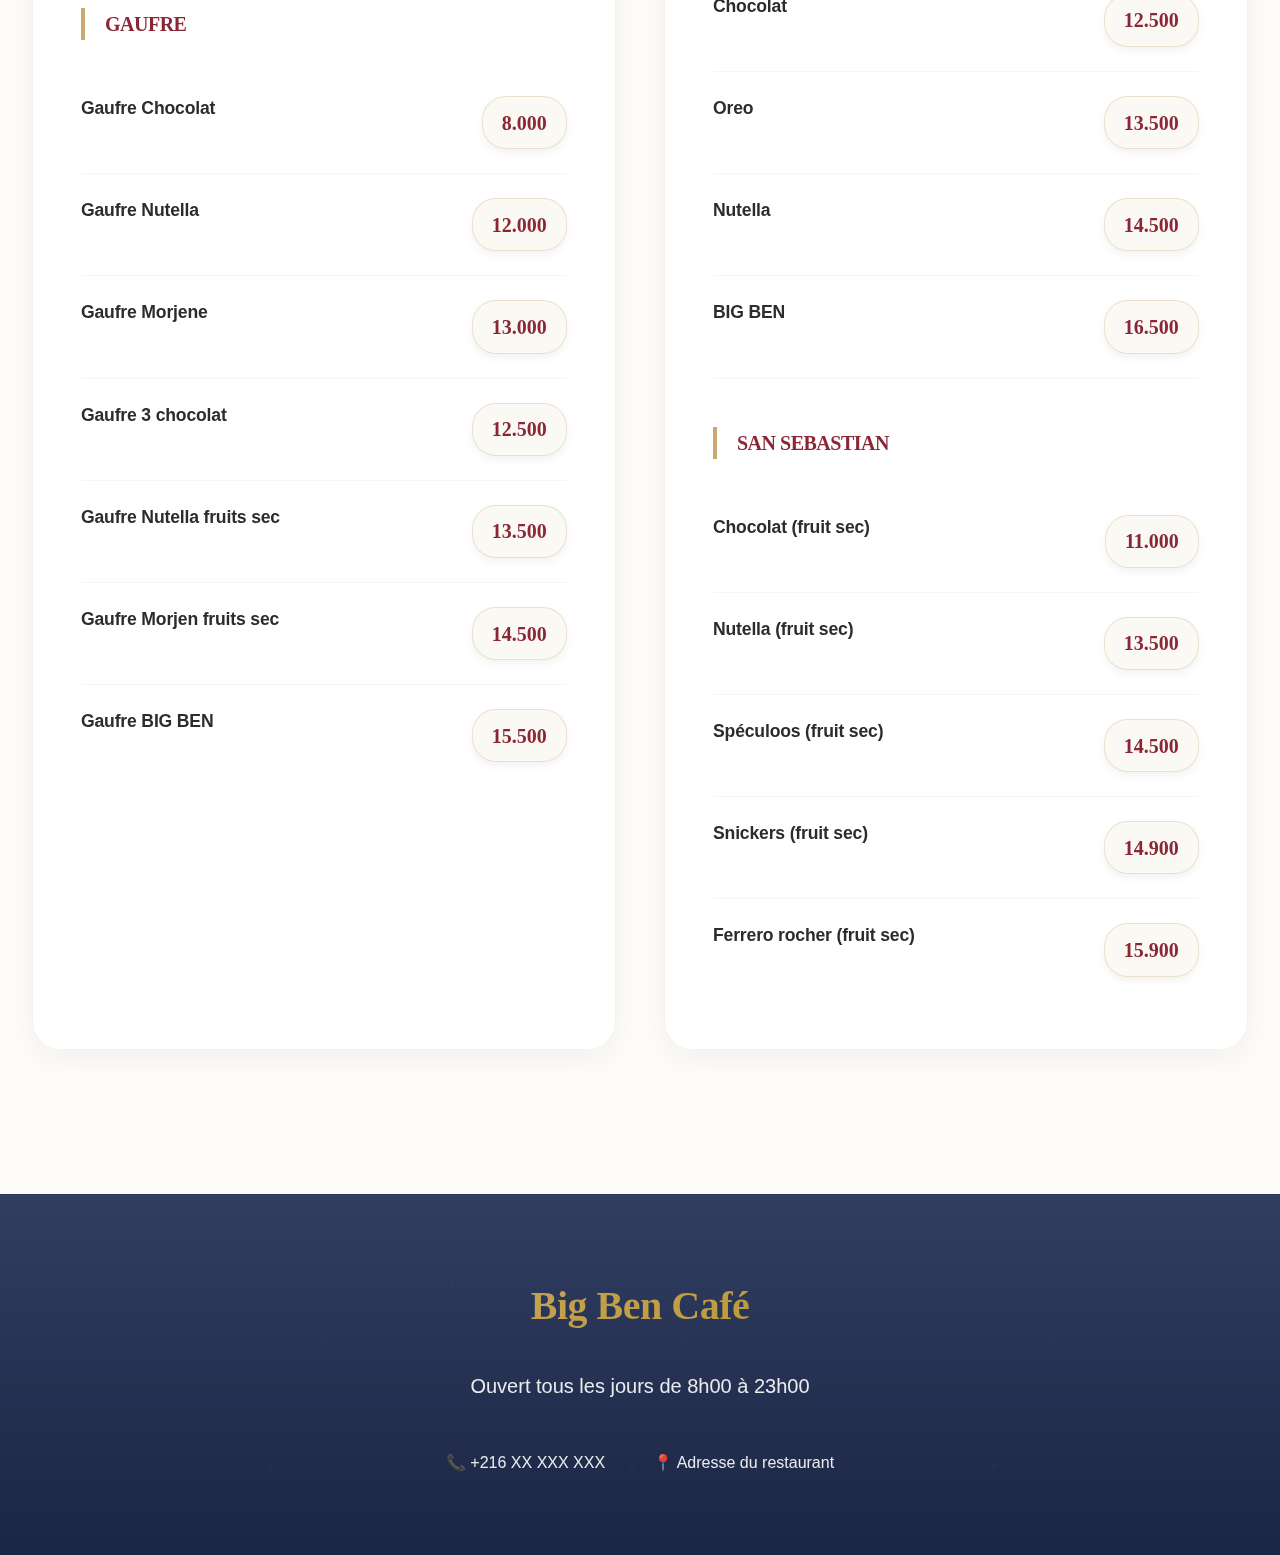
<file: menu 3/pages/desserts.html>
<!DOCTYPE html>
<html lang="fr">
<head>
    <meta charset="UTF-8">
    <meta name="viewport" content="width=device-width, initial-scale=1.0">
    <title>Big Ben Café - Desserts</title>
    <link rel="stylesheet" href="../css/styles.css">
</head>
<body>
    <!-- Navigation -->
    <nav class="nav-container" role="navigation" aria-label="Menu principal">
        <div class="nav-wrapper">
            <div class="nav-header">
                <a href="../index.html" class="logo" aria-label="Big Ben Café - Accueil">Big Ben Café</a>
                <button class="menu-toggle" onclick="toggleMenu()" aria-label="Ouvrir le menu" aria-expanded="false">☰</button>
                <ul class="nav-menu" id="navMenu" role="menubar">
                    <li role="none"><a href="../index.html" onclick="closeMenu()" role="menuitem">Accueil</a></li>
                    <li role="none"><a href="pizza-pasta.html" onclick="closeMenu()" role="menuitem">Pizza & Pâtes</a></li>
                    <li role="none"><a href="viandes-poissons.html" onclick="closeMenu()" role="menuitem">Viandes & Poissons</a></li>
                    <li role="none"><a href="sandwiches.html" onclick="closeMenu()" role="menuitem">Sandwiches</a></li>
                    <li role="none"><a href="cafe-boissons.html" onclick="closeMenu()" role="menuitem">Café & Boissons</a></li>
                    <li role="none"><a href="desserts.html" onclick="closeMenu()" role="menuitem">Desserts</a></li>
                </ul>
            </div>
        </div>
    </nav>

    <!-- Hero Section -->
    <header class="hero">
        <div class="hero-content">
            <h1>Desserts</h1>
            <p class="subtitle">Nos douceurs pour terminer votre repas</p>
        </div>
    </header>

    <!-- Main Content -->
    <main class="main-content">
        <div class="menu-grid">
            <!-- Section Crêpes & Gaufres -->
            <section class="menu-section">
                <h2 class="section-title">CRÊPES & GAUFRES</h2>
                
                <h3 class="section-subtitle">CRÊPE SUCRÉE</h3>
                <div class="menu-item"><div class="item-info"><div class="item-name">crêpe Chocolat</div></div><div class="item-price">8.000</div></div>
                <div class="menu-item"><div class="item-info"><div class="item-name">crêpe Nutella</div></div><div class="item-price">12.000</div></div>
                <div class="menu-item"><div class="item-info"><div class="item-name">crêpe Morjene</div></div><div class="item-price">13.000</div></div>
                <div class="menu-item"><div class="item-info"><div class="item-name">crêpe 3 chocolat</div></div><div class="item-price">12.500</div></div>
                <div class="menu-item"><div class="item-info"><div class="item-name">crêpe Nutella fruit sec</div></div><div class="item-price">13.500</div></div>
                <div class="menu-item"><div class="item-info"><div class="item-name">crêpe Morjene fruit sec</div></div><div class="item-price">14.500</div></div>
                <div class="menu-item"><div class="item-info"><div class="item-name">crêpe Big ben</div></div><div class="item-price">15.500</div></div>
                
                <h3 class="section-subtitle">GAUFRE</h3>
                <div class="menu-item"><div class="item-info"><div class="item-name">Gaufre Chocolat</div></div><div class="item-price">8.000</div></div>
                <div class="menu-item"><div class="item-info"><div class="item-name">Gaufre Nutella</div></div><div class="item-price">12.000</div></div>
                <div class="menu-item"><div class="item-info"><div class="item-name">Gaufre Morjene</div></div><div class="item-price">13.000</div></div>
                <div class="menu-item"><div class="item-info"><div class="item-name">Gaufre 3 chocolat</div></div><div class="item-price">12.500</div></div>
                <div class="menu-item"><div class="item-info"><div class="item-name">Gaufre Nutella fruits sec</div></div><div class="item-price">13.500</div></div>
                <div class="menu-item"><div class="item-info"><div class="item-name">Gaufre Morjen fruits sec</div></div><div class="item-price">14.500</div></div>
                <div class="menu-item"><div class="item-info"><div class="item-name">Gaufre BIG BEN</div></div><div class="item-price">15.500</div></div>
            </section>

            <!-- Section Desserts Spéciaux -->
            <section class="menu-section">
                <h2 class="section-title">DESSERTS SPÉCIAUX</h2>
                
                <h3 class="section-subtitle">FRAPPUCCINO</h3>
                <div class="menu-item"><div class="item-info"><div class="item-name">Chocolat</div></div><div class="item-price">12.600</div></div>
                <div class="menu-item"><div class="item-info"><div class="item-name">Oreo</div></div><div class="item-price">13.800</div></div>
                <div class="menu-item"><div class="item-info"><div class="item-name">Speculoos</div></div><div class="item-price">13.800</div></div>
                <div class="menu-item"><div class="item-info"><div class="item-name">Nutella</div></div><div class="item-price">13.800</div></div>
                <div class="menu-item"><div class="item-info"><div class="item-name">Snickers</div></div><div class="item-price">13.800</div></div>
                <div class="menu-item"><div class="item-info"><div class="item-name">BIG BEN</div></div><div class="item-price">16.000</div></div>
                
                <h3 class="section-subtitle">MILKSHAKE</h3>
                <div class="menu-item"><div class="item-info"><div class="item-name">Chocolat</div></div><div class="item-price">12.500</div></div>
                <div class="menu-item"><div class="item-info"><div class="item-name">Oreo</div></div><div class="item-price">13.500</div></div>
                <div class="menu-item"><div class="item-info"><div class="item-name">Nutella</div></div><div class="item-price">14.500</div></div>
                <div class="menu-item"><div class="item-info"><div class="item-name">BIG BEN</div></div><div class="item-price">16.500</div></div>
                
                <h3 class="section-subtitle">SAN SEBASTIAN</h3>
                <div class="menu-item"><div class="item-info"><div class="item-name">Chocolat (fruit sec)</div></div><div class="item-price">11.000</div></div>
                <div class="menu-item"><div class="item-info"><div class="item-name">Nutella (fruit sec)</div></div><div class="item-price">13.500</div></div>
                <div class="menu-item"><div class="item-info"><div class="item-name">Spéculoos (fruit sec)</div></div><div class="item-price">14.500</div></div>
                <div class="menu-item"><div class="item-info"><div class="item-name">Snickers (fruit sec)</div></div><div class="item-price">14.900</div></div>
                <div class="menu-item"><div class="item-info"><div class="item-name">Ferrero rocher (fruit sec)</div></div><div class="item-price">15.900</div></div>
            </section>
        </div>
    </main>

    <!-- Footer -->
    <footer class="footer">
        <div class="footer-content">
            <h3>Big Ben Café</h3>
            <p class="hours">Ouvert tous les jours de 8h00 à 23h00</p>
            <div class="contact-info">
                <div class="contact-item">📞 +216 XX XXX XXX</div>
                <div class="contact-item">📍 Adresse du restaurant</div>
            </div>
        </div>
    </footer>

    <script src="../js/script.js"></script>
</body>
</html>
</file>
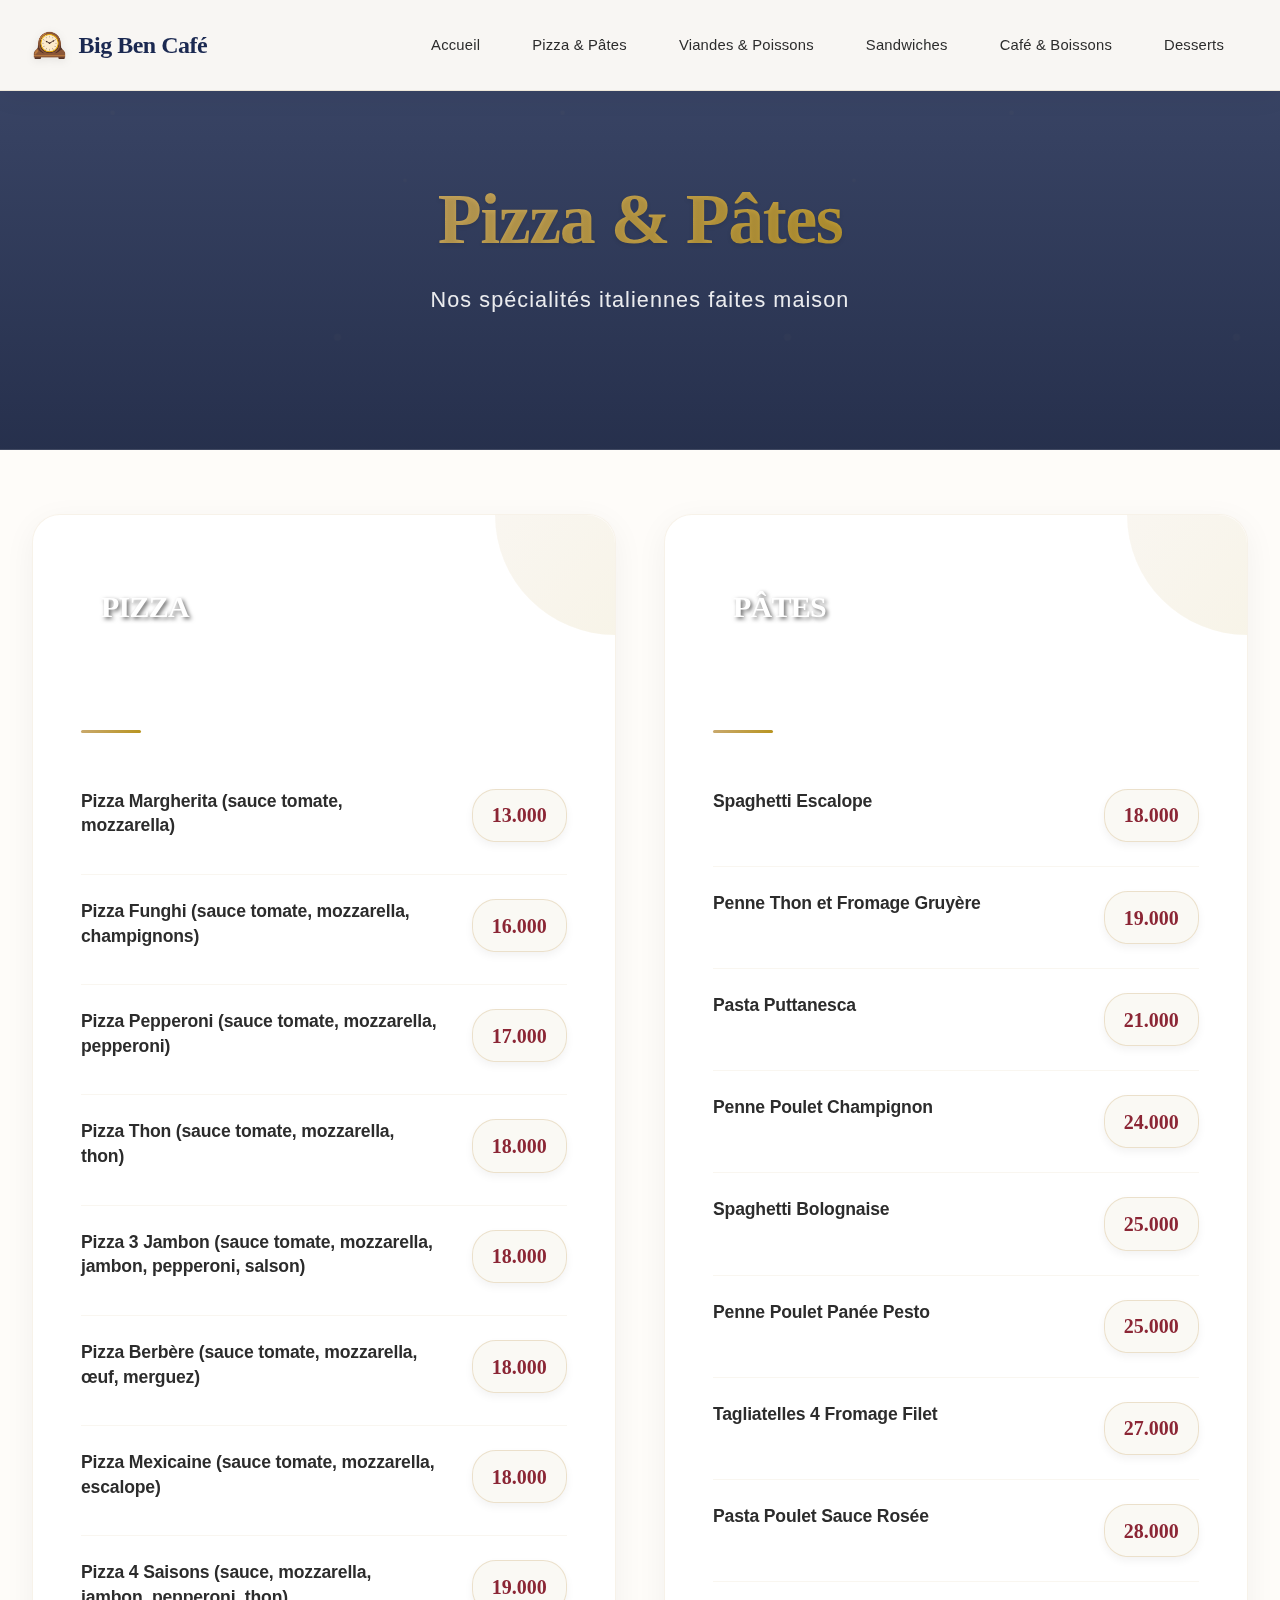
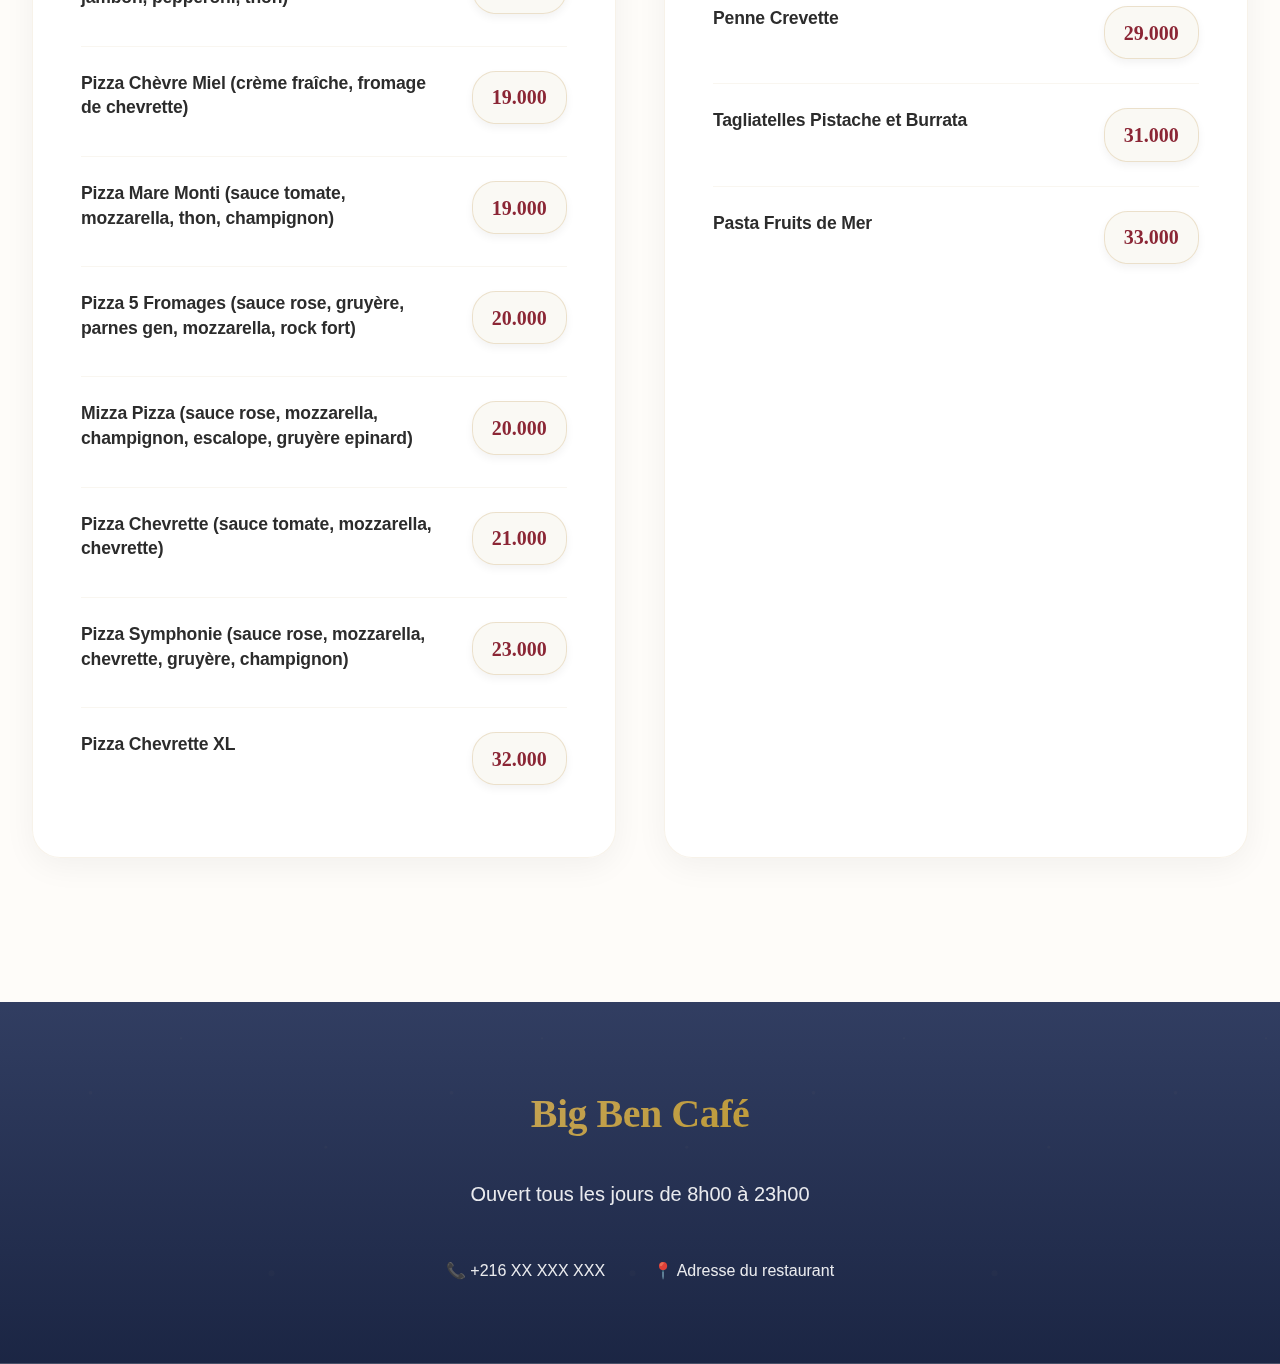
<file: menu 3/pages/pizza-pasta.html>
<!DOCTYPE html>
<html lang="fr">
<head>
    <meta charset="UTF-8">
    <meta name="viewport" content="width=device-width, initial-scale=1.0">
    <title>Big Ben Café - Pizza & Pâtes</title>
    <link rel="stylesheet" href="../css/styles.css">
</head>
<body>
    <!-- Navigation -->
    <nav class="nav-container" role="navigation" aria-label="Menu principal">
        <div class="nav-wrapper">
            <div class="nav-header">
                <a href="../index.html" class="logo" aria-label="Big Ben Café - Accueil">Big Ben Café</a>
                <button class="menu-toggle" onclick="toggleMenu()" aria-label="Ouvrir le menu" aria-expanded="false">☰</button>
                <ul class="nav-menu" id="navMenu" role="menubar">
                    <li role="none"><a href="../index.html" onclick="closeMenu()" role="menuitem">Accueil</a></li>
                    <li role="none"><a href="pizza-pasta.html" onclick="closeMenu()" role="menuitem">Pizza & Pâtes</a></li>
                    <li role="none"><a href="viandes-poissons.html" onclick="closeMenu()" role="menuitem">Viandes & Poissons</a></li>
                    <li role="none"><a href="sandwiches.html" onclick="closeMenu()" role="menuitem">Sandwiches</a></li>
                    <li role="none"><a href="cafe-boissons.html" onclick="closeMenu()" role="menuitem">Café & Boissons</a></li>
                    <li role="none"><a href="desserts.html" onclick="closeMenu()" role="menuitem">Desserts</a></li>
                </ul>
            </div>
        </div>
    </nav>

    <!-- Hero Section -->
    <header class="hero">
        <div class="hero-content">
            <h1>Pizza & Pâtes</h1>
            <p class="subtitle">Nos spécialités italiennes faites maison</p>
        </div>
    </header>

    <!-- Main Content -->
    <main class="main-content">
        <div class="menu-grid">
            <!-- Section Pizza -->
            <section class="menu-section">
                <h2 class="section-title">PIZZA</h2>
                <div class="menu-item"><div class="item-info"><div class="item-name">Pizza Margherita (sauce tomate, mozzarella)</div></div><div class="item-price">13.000</div></div>
                <div class="menu-item"><div class="item-info"><div class="item-name">Pizza Funghi (sauce tomate, mozzarella, champignons)</div></div><div class="item-price">16.000</div></div>
                <div class="menu-item"><div class="item-info"><div class="item-name">Pizza Pepperoni (sauce tomate, mozzarella, pepperoni)</div></div><div class="item-price">17.000</div></div>
                <div class="menu-item"><div class="item-info"><div class="item-name">Pizza Thon (sauce tomate, mozzarella, thon)</div></div><div class="item-price">18.000</div></div>
                <div class="menu-item"><div class="item-info"><div class="item-name">Pizza 3 Jambon (sauce tomate, mozzarella, jambon, pepperoni, salson)</div></div><div class="item-price">18.000</div></div>
                <div class="menu-item"><div class="item-info"><div class="item-name">Pizza Berbère (sauce tomate, mozzarella, œuf, merguez)</div></div><div class="item-price">18.000</div></div>
                <div class="menu-item"><div class="item-info"><div class="item-name">Pizza Mexicaine (sauce tomate, mozzarella, escalope)</div></div><div class="item-price">18.000</div></div>
                <div class="menu-item"><div class="item-info"><div class="item-name">Pizza 4 Saisons (sauce, mozzarella, jambon, pepperoni, thon)</div></div><div class="item-price">19.000</div></div>
                <div class="menu-item"><div class="item-info"><div class="item-name">Pizza Chèvre Miel (crème fraîche, fromage de chevrette)</div></div><div class="item-price">19.000</div></div>
                <div class="menu-item"><div class="item-info"><div class="item-name">Pizza Mare Monti (sauce tomate, mozzarella, thon, champignon)</div></div><div class="item-price">19.000</div></div>
                <div class="menu-item"><div class="item-info"><div class="item-name">Pizza 5 Fromages (sauce rose, gruyère, parnes gen, mozzarella, rock fort)</div></div><div class="item-price">20.000</div></div>
                <div class="menu-item"><div class="item-info"><div class="item-name">Mizza Pizza (sauce rose, mozzarella, champignon, escalope, gruyère epinard)</div></div><div class="item-price">20.000</div></div>
                <div class="menu-item"><div class="item-info"><div class="item-name">Pizza Chevrette (sauce tomate, mozzarella, chevrette)</div></div><div class="item-price">21.000</div></div>
                <div class="menu-item"><div class="item-info"><div class="item-name">Pizza Symphonie (sauce rose, mozzarella, chevrette, gruyère, champignon)</div></div><div class="item-price">23.000</div></div>
                <div class="menu-item"><div class="item-info"><div class="item-name">Pizza Chevrette XL</div></div><div class="item-price">32.000</div></div>
            </section>

            <!-- Section Pâtes -->
            <section class="menu-section">
                <h2 class="section-title">PÂTES</h2>
                <div class="menu-item"><div class="item-info"><div class="item-name">Spaghetti Escalope</div></div><div class="item-price">18.000</div></div>
                <div class="menu-item"><div class="item-info"><div class="item-name">Penne Thon et Fromage Gruyère</div></div><div class="item-price">19.000</div></div>
                <div class="menu-item"><div class="item-info"><div class="item-name">Pasta Puttanesca</div></div><div class="item-price">21.000</div></div>
                <div class="menu-item"><div class="item-info"><div class="item-name">Penne Poulet Champignon</div></div><div class="item-price">24.000</div></div>
                <div class="menu-item"><div class="item-info"><div class="item-name">Spaghetti Bolognaise</div></div><div class="item-price">25.000</div></div>
                <div class="menu-item"><div class="item-info"><div class="item-name">Penne Poulet Panée Pesto</div></div><div class="item-price">25.000</div></div>
                <div class="menu-item"><div class="item-info"><div class="item-name">Tagliatelles 4 Fromage Filet</div></div><div class="item-price">27.000</div></div>
                <div class="menu-item"><div class="item-info"><div class="item-name">Pasta Poulet Sauce Rosée</div></div><div class="item-price">28.000</div></div>
                <div class="menu-item"><div class="item-info"><div class="item-name">Penne Crevette</div></div><div class="item-price">29.000</div></div>
                <div class="menu-item"><div class="item-info"><div class="item-name">Tagliatelles Pistache et Burrata</div></div><div class="item-price">31.000</div></div>
                <div class="menu-item"><div class="item-info"><div class="item-name">Pasta Fruits de Mer</div></div><div class="item-price">33.000</div></div>
            </section>
        </div>
    </main>

    <!-- Footer -->
    <footer class="footer">
        <div class="footer-content">
            <h3>Big Ben Café</h3>
            <p class="hours">Ouvert tous les jours de 8h00 à 23h00</p>
            <div class="contact-info">
                <div class="contact-item">📞 +216 XX XXX XXX</div>
                <div class="contact-item">📍 Adresse du restaurant</div>
            </div>
        </div>
    </footer>

    <script src="../js/script.js"></script>
</body>
</html>
</file>
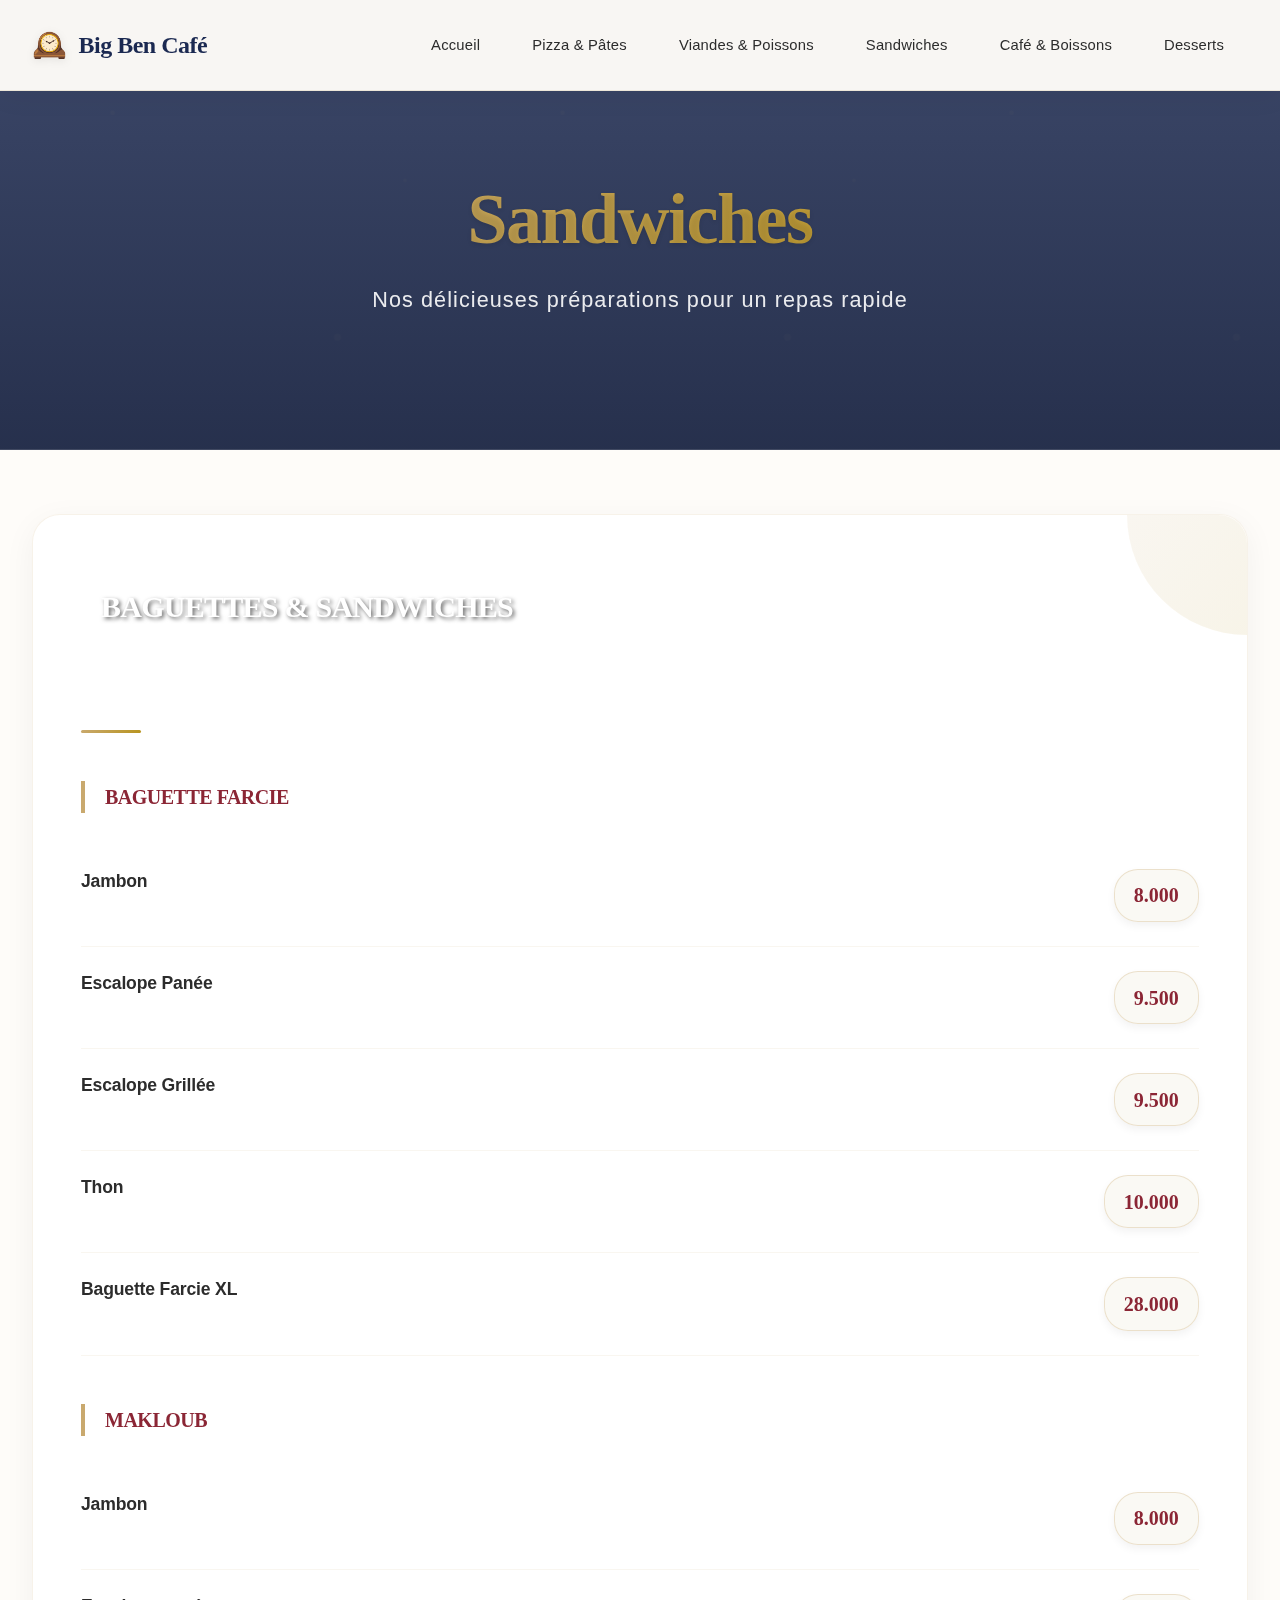
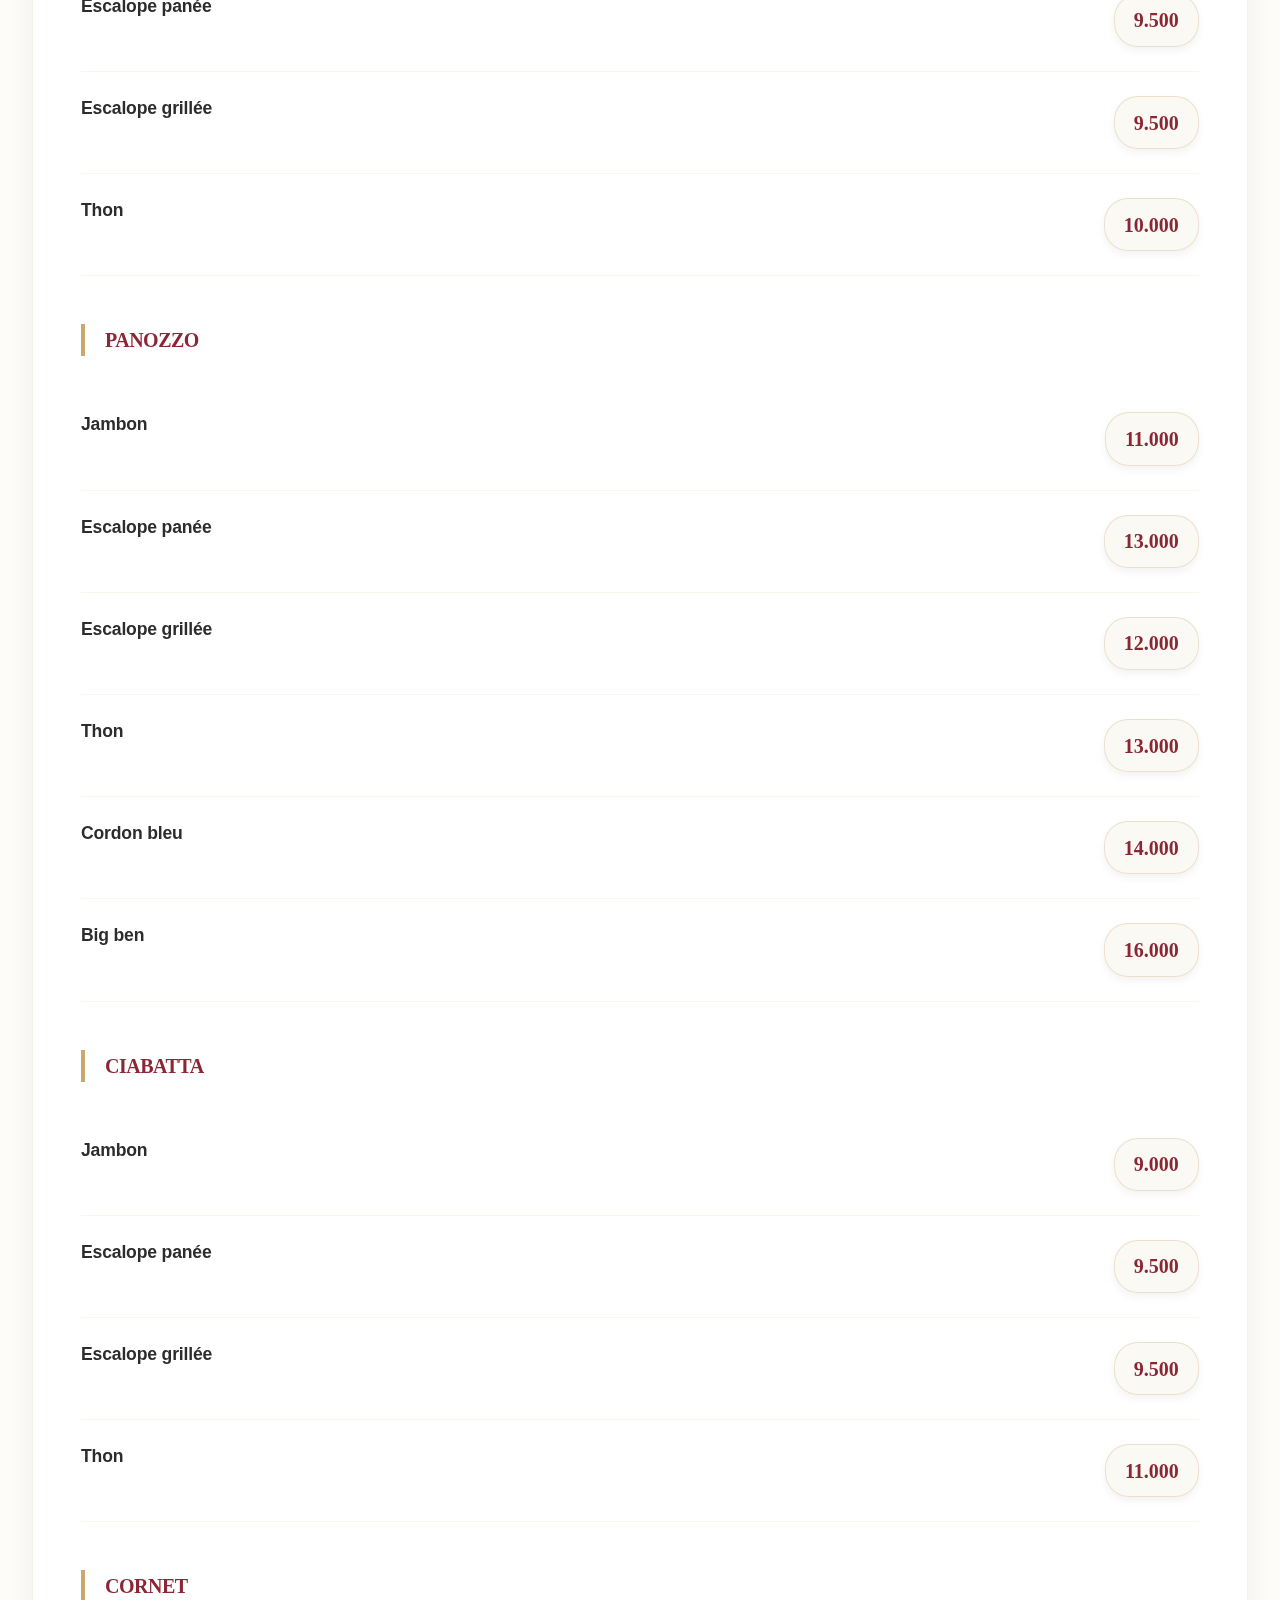
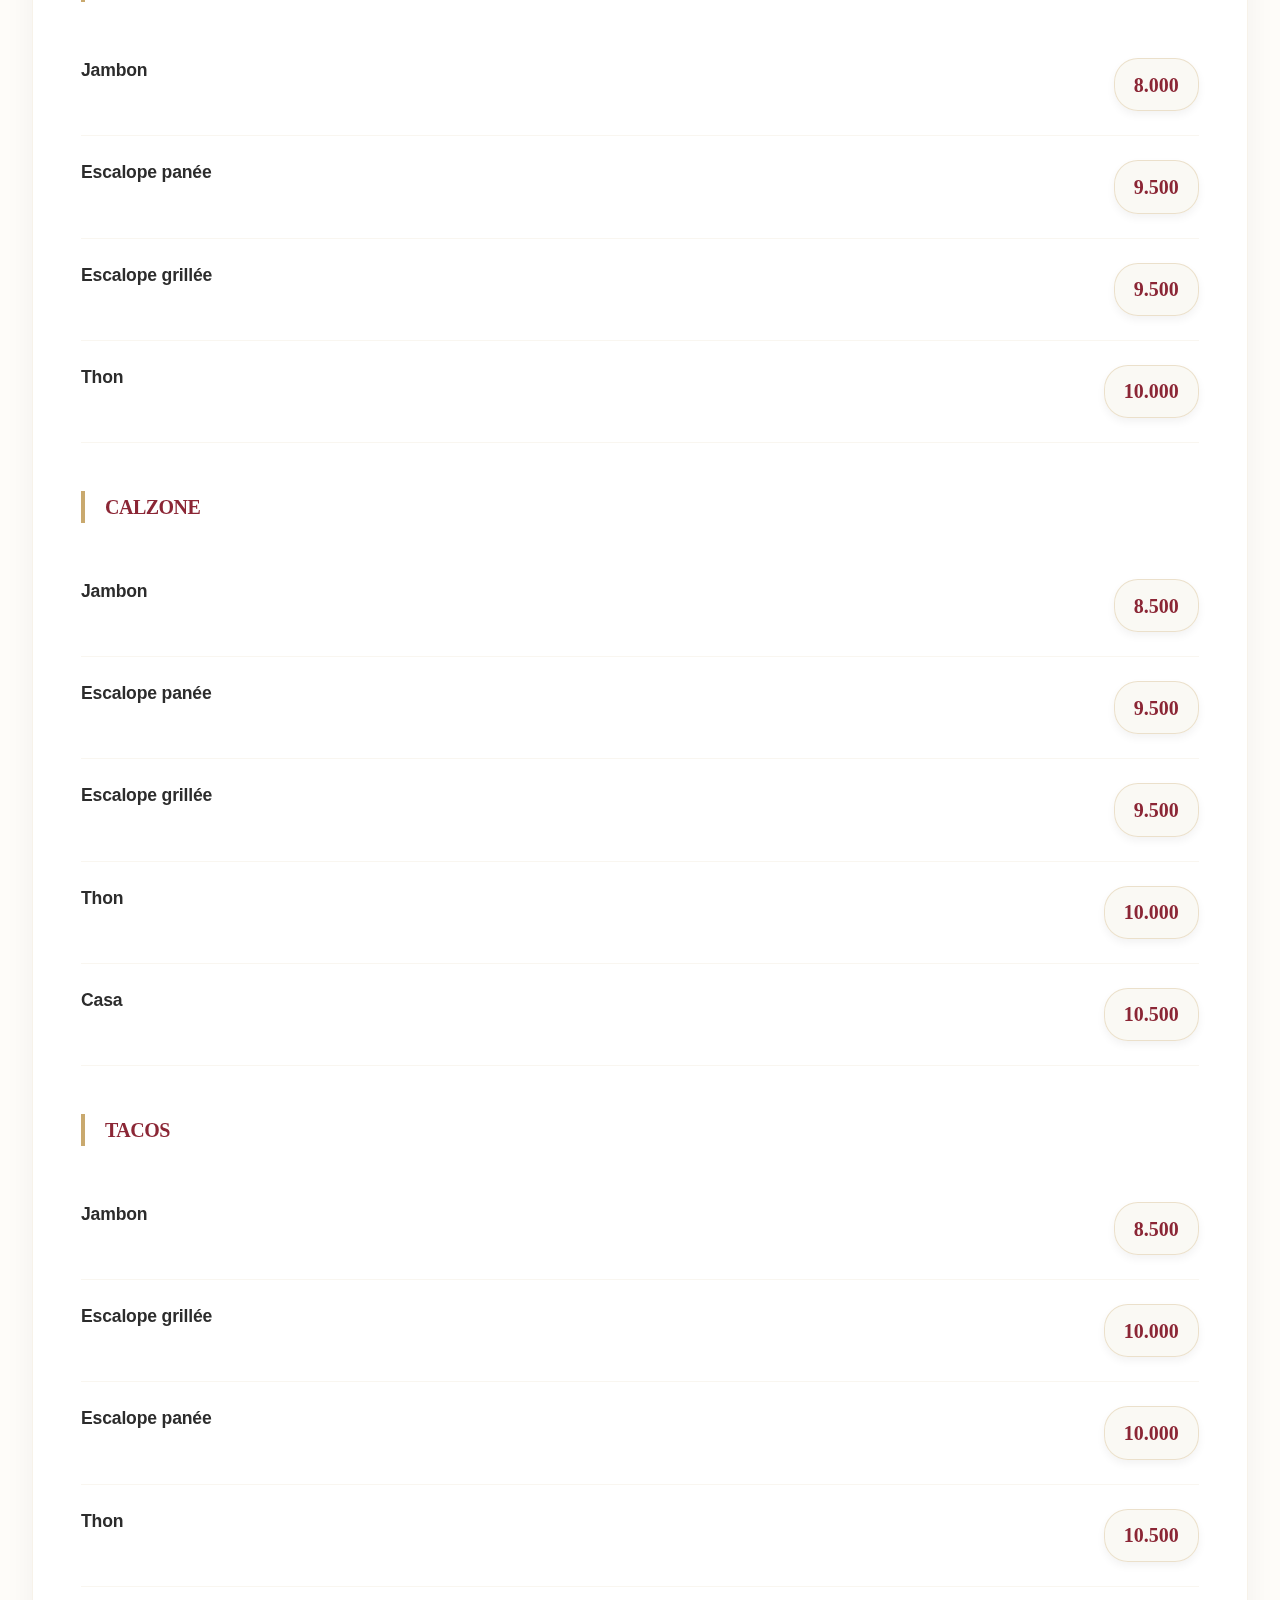
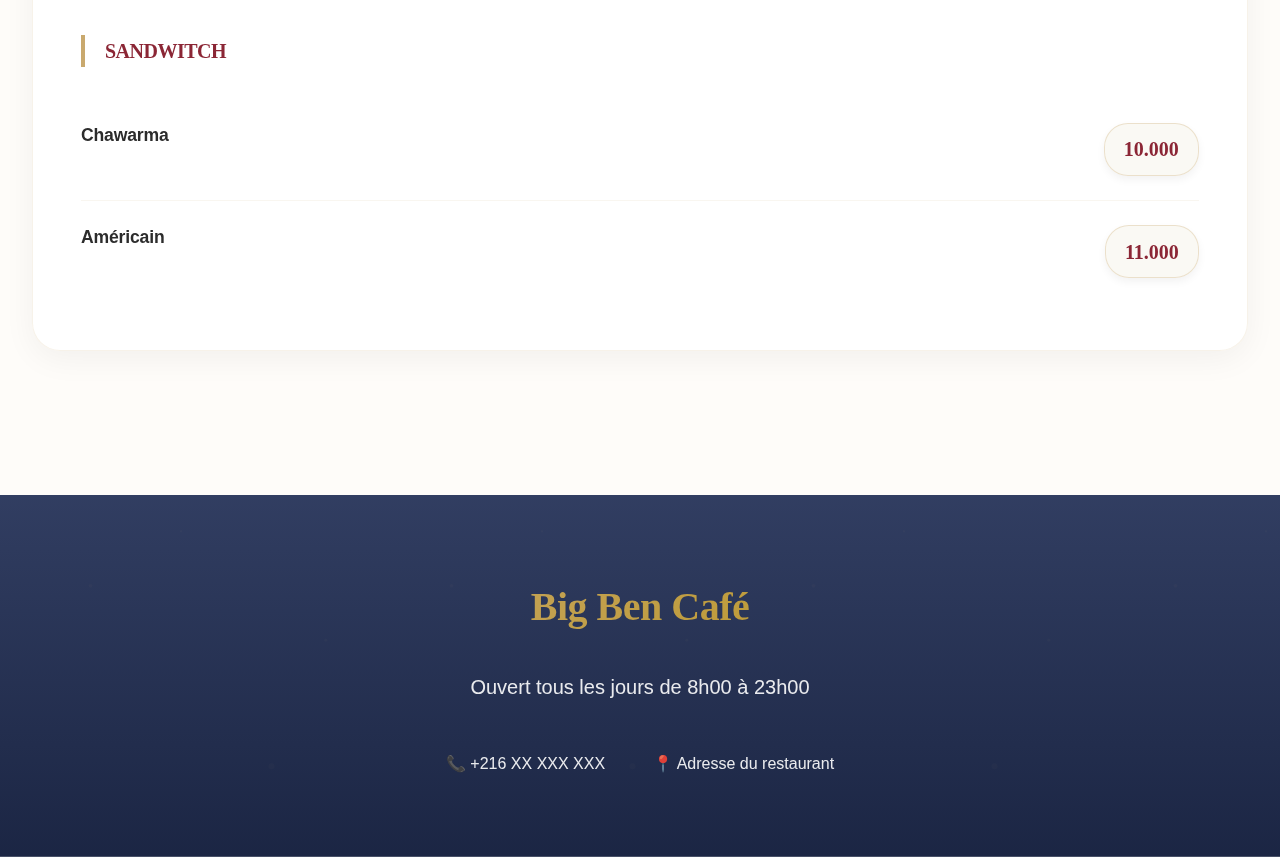
<file: menu 3/pages/sandwiches.html>
<!DOCTYPE html>
<html lang="fr">
<head>
    <meta charset="UTF-8">
    <meta name="viewport" content="width=device-width, initial-scale=1.0">
    <title>Big Ben Café - Sandwiches</title>
    <link rel="stylesheet" href="../css/styles.css">
</head>
<body>
    <!-- Navigation -->
    <nav class="nav-container" role="navigation" aria-label="Menu principal">
        <div class="nav-wrapper">
            <div class="nav-header">
                <a href="../index.html" class="logo" aria-label="Big Ben Café - Accueil">Big Ben Café</a>
                <button class="menu-toggle" onclick="toggleMenu()" aria-label="Ouvrir le menu" aria-expanded="false">☰</button>
                <ul class="nav-menu" id="navMenu" role="menubar">
                    <li role="none"><a href="../index.html" onclick="closeMenu()" role="menuitem">Accueil</a></li>
                    <li role="none"><a href="pizza-pasta.html" onclick="closeMenu()" role="menuitem">Pizza & Pâtes</a></li>
                    <li role="none"><a href="viandes-poissons.html" onclick="closeMenu()" role="menuitem">Viandes & Poissons</a></li>
                    <li role="none"><a href="sandwiches.html" onclick="closeMenu()" role="menuitem">Sandwiches</a></li>
                    <li role="none"><a href="cafe-boissons.html" onclick="closeMenu()" role="menuitem">Café & Boissons</a></li>
                    <li role="none"><a href="desserts.html" onclick="closeMenu()" role="menuitem">Desserts</a></li>
                </ul>
            </div>
        </div>
    </nav>

    <!-- Hero Section -->
    <header class="hero">
        <div class="hero-content">
            <h1>Sandwiches</h1>
            <p class="subtitle">Nos délicieuses préparations pour un repas rapide</p>
        </div>
    </header>

    <!-- Main Content -->
    <main class="main-content">
        <div class="menu-grid">
            <!-- Section Baguettes & Sandwiches -->
            <section id="Sandwitches" class="menu-section">
                <h2 class="section-title">BAGUETTES & SANDWICHES</h2>

                <h3 class="section-subtitle">BAGUETTE FARCIE</h3>
                <div class="menu-item"><div class="item-info"><div class="item-name">Jambon</div></div><div class="item-price">8.000</div></div>
                <div class="menu-item"><div class="item-info"><div class="item-name">Escalope Panée</div></div><div class="item-price">9.500</div></div>
                <div class="menu-item"><div class="item-info"><div class="item-name">Escalope Grillée</div></div><div class="item-price">9.500</div></div>
                <div class="menu-item"><div class="item-info"><div class="item-name">Thon</div></div><div class="item-price">10.000</div></div>
                <div class="menu-item special-item"><div class="item-info"><div class="item-name">Baguette Farcie XL</div></div><div class="item-price">28.000</div></div>

                <h3 class="section-subtitle">MAKLOUB</h3>
                <div class="menu-item"><div class="item-info"><div class="item-name">Jambon</div></div><div class="item-price">8.000</div></div>
                <div class="menu-item"><div class="item-info"><div class="item-name">Escalope panée</div></div><div class="item-price">9.500</div></div>
                <div class="menu-item"><div class="item-info"><div class="item-name">Escalope grillée</div></div><div class="item-price">9.500</div></div>
                <div class="menu-item"><div class="item-info"><div class="item-name">Thon</div></div><div class="item-price">10.000</div></div>

                <h3 class="section-subtitle">PANOZZO</h3>
                <div class="menu-item"><div class="item-info"><div class="item-name">Jambon</div></div><div class="item-price">11.000</div></div>
                <div class="menu-item"><div class="item-info"><div class="item-name">Escalope panée</div></div><div class="item-price">13.000</div></div>
                <div class="menu-item"><div class="item-info"><div class="item-name">Escalope grillée</div></div><div class="item-price">12.000</div></div>
                <div class="menu-item"><div class="item-info"><div class="item-name">Thon</div></div><div class="item-price">13.000</div></div>
                <div class="menu-item"><div class="item-info"><div class="item-name">Cordon bleu</div></div><div class="item-price">14.000</div></div>
                <div class="menu-item special-item"><div class="item-info"><div class="item-name">Big ben</div></div><div class="item-price">16.000</div></div>
                
                <h3 class="section-subtitle">CIABATTA</h3>
                <div class="menu-item"><div class="item-info"><div class="item-name">Jambon</div></div><div class="item-price">9.000</div></div>
                <div class="menu-item"><div class="item-info"><div class="item-name">Escalope panée</div></div><div class="item-price">9.500</div></div>
                <div class="menu-item"><div class="item-info"><div class="item-name">Escalope grillée</div></div><div class="item-price">9.500</div></div>
                <div class="menu-item"><div class="item-info"><div class="item-name">Thon</div></div><div class="item-price">11.000</div></div>

                <h3 class="section-subtitle">CORNET</h3>
                <div class="menu-item"><div class="item-info"><div class="item-name">Jambon</div></div><div class="item-price">8.000</div></div>
                <div class="menu-item"><div class="item-info"><div class="item-name">Escalope panée</div></div><div class="item-price">9.500</div></div>
                <div class="menu-item"><div class="item-info"><div class="item-name">Escalope grillée</div></div><div class="item-price">9.500</div></div>
                <div class="menu-item"><div class="item-info"><div class="item-name">Thon</div></div><div class="item-price">10.000</div></div>

                <h3 class="section-subtitle">CALZONE</h3>
                <div class="menu-item"><div class="item-info"><div class="item-name">Jambon</div></div><div class="item-price">8.500</div></div>
                <div class="menu-item"><div class="item-info"><div class="item-name">Escalope panée</div></div><div class="item-price">9.500</div></div>
                <div class="menu-item"><div class="item-info"><div class="item-name">Escalope grillée</div></div><div class="item-price">9.500</div></div>
                <div class="menu-item"><div class="item-info"><div class="item-name">Thon</div></div><div class="item-price">10.000</div></div>
                <div class="menu-item"><div class="item-info"><div class="item-name">Casa</div></div><div class="item-price">10.500</div></div>

                <h3 class="section-subtitle">TACOS</h3>
                <div class="menu-item"><div class="item-info"><div class="item-name">Jambon</div></div><div class="item-price">8.500</div></div>
                <div class="menu-item"><div class="item-info"><div class="item-name">Escalope grillée</div></div><div class="item-price">10.000</div></div>
                <div class="menu-item"><div class="item-info"><div class="item-name">Escalope panée</div></div><div class="item-price">10.000</div></div>
                <div class="menu-item"><div class="item-info"><div class="item-name">Thon</div></div><div class="item-price">10.500</div></div>

                <h3 class="section-subtitle">SANDWITCH</h3>
                <div class="menu-item"><div class="item-info"><div class="item-name">Chawarma</div></div><div class="item-price">10.000</div></div>
                <div class="menu-item"><div class="item-info"><div class="item-name">Américain</div></div><div class="item-price">11.000</div></div>
            </section>
        </div>
    </main>

    <!-- Footer -->
    <footer class="footer">
        <div class="footer-content">
            <h3>Big Ben Café</h3>
            <p class="hours">Ouvert tous les jours de 8h00 à 23h00</p>
            <div class="contact-info">
                <div class="contact-item">📞 +216 XX XXX XXX</div>
                <div class="contact-item">📍 Adresse du restaurant</div>
            </div>
        </div>
    </footer>

    <script src="../js/script.js"></script>
</body>
</html>
</file>
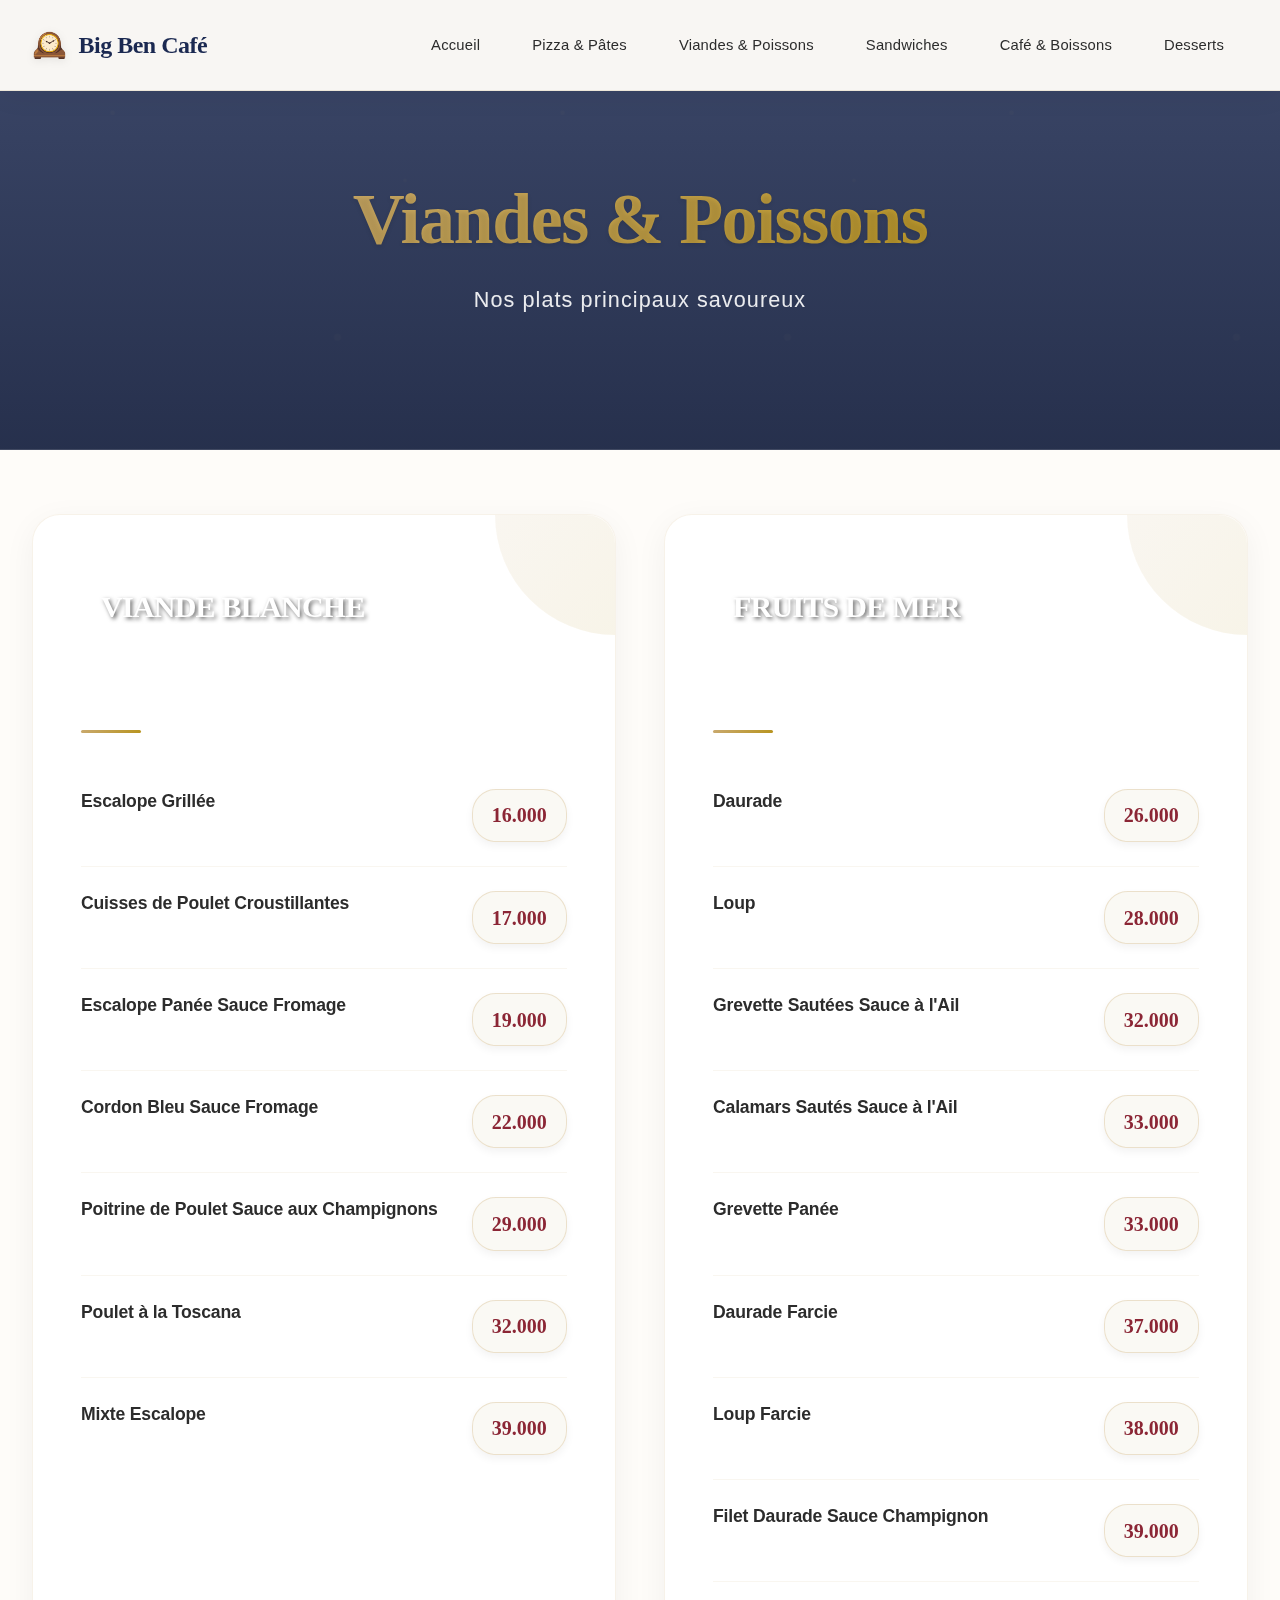
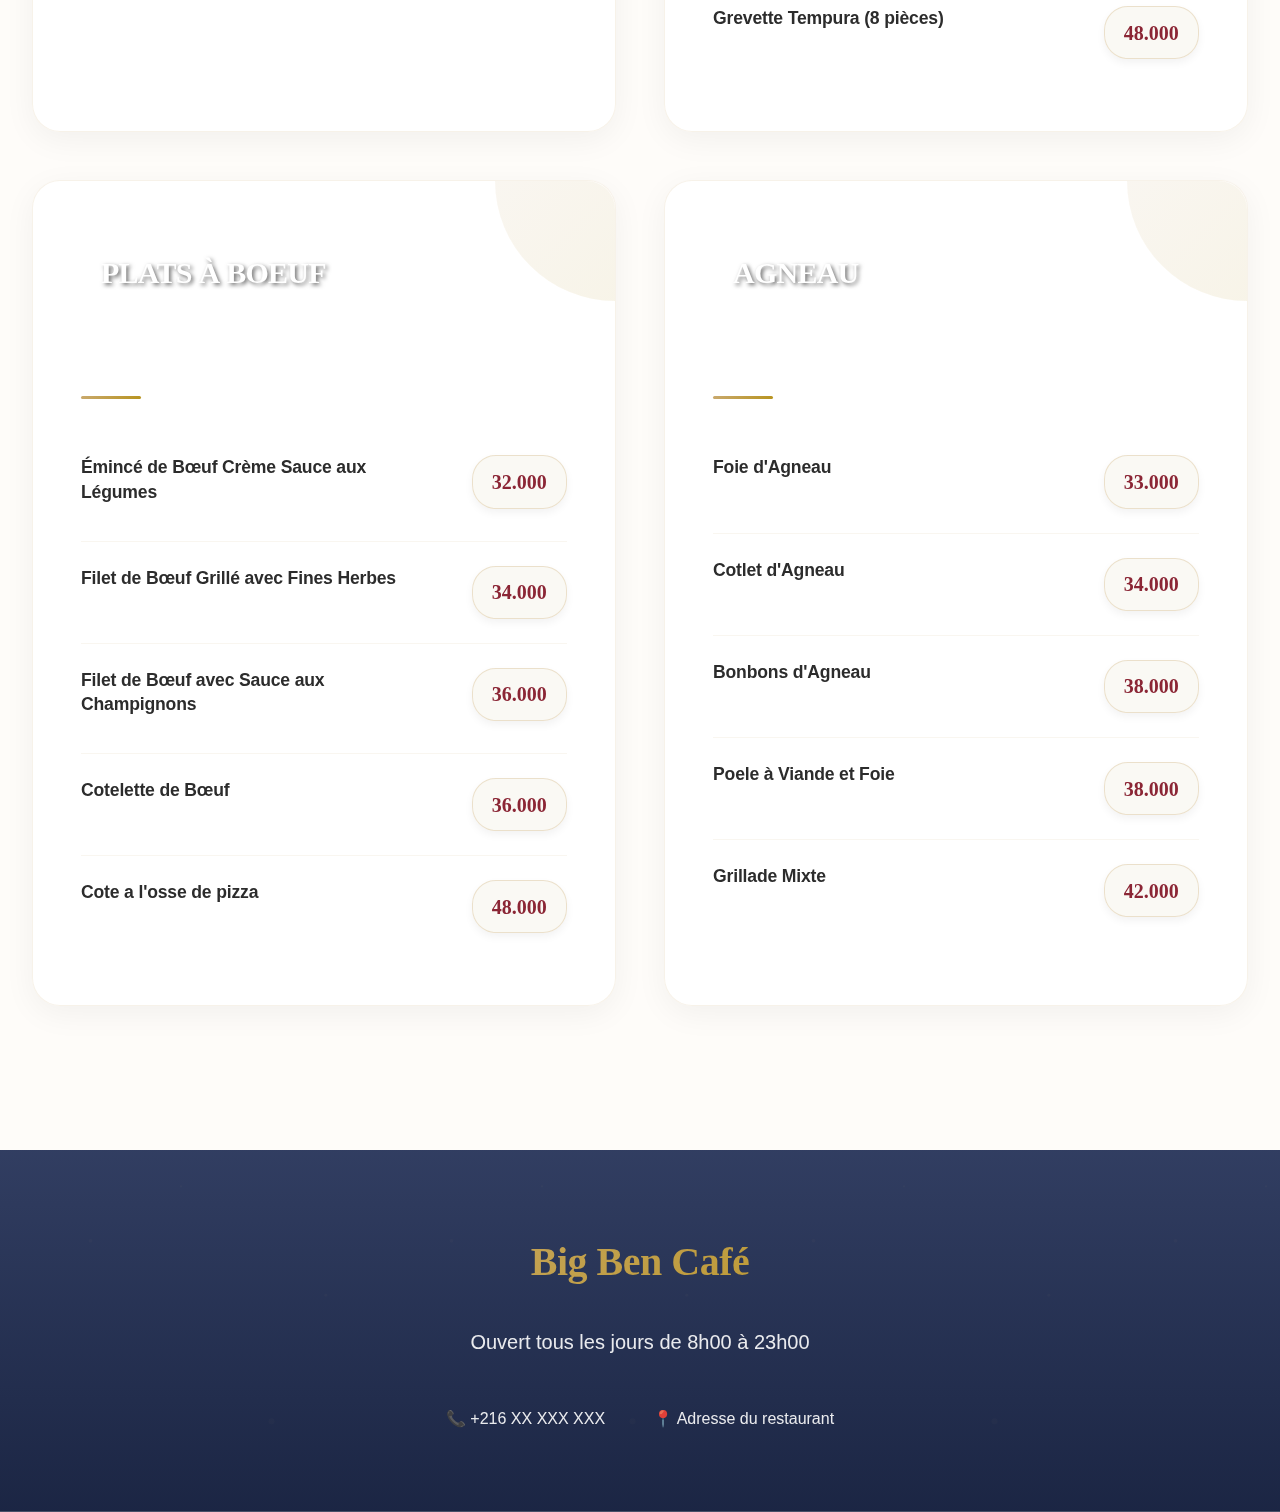
<file: menu 3/pages/viandes-poissons.html>
<!DOCTYPE html>
<html lang="fr">
<head>
    <meta charset="UTF-8">
    <meta name="viewport" content="width=device-width, initial-scale=1.0">
    <title>Big Ben Café - Viandes & Poissons</title>
    <link rel="stylesheet" href="../css/styles.css">
</head>
<body>
    <!-- Navigation -->
    <nav class="nav-container" role="navigation" aria-label="Menu principal">
        <div class="nav-wrapper">
            <div class="nav-header">
                <a href="../index.html" class="logo" aria-label="Big Ben Café - Accueil">Big Ben Café</a>
                <button class="menu-toggle" onclick="toggleMenu()" aria-label="Ouvrir le menu" aria-expanded="false">☰</button>
                <ul class="nav-menu" id="navMenu" role="menubar">
                    <li role="none"><a href="../index.html" onclick="closeMenu()" role="menuitem">Accueil</a></li>
                    <li role="none"><a href="pizza-pasta.html" onclick="closeMenu()" role="menuitem">Pizza & Pâtes</a></li>
                    <li role="none"><a href="viandes-poissons.html" onclick="closeMenu()" role="menuitem">Viandes & Poissons</a></li>
                    <li role="none"><a href="sandwiches.html" onclick="closeMenu()" role="menuitem">Sandwiches</a></li>
                    <li role="none"><a href="cafe-boissons.html" onclick="closeMenu()" role="menuitem">Café & Boissons</a></li>
                    <li role="none"><a href="desserts.html" onclick="closeMenu()" role="menuitem">Desserts</a></li>
                </ul>
            </div>
        </div>
    </nav>

    <!-- Hero Section -->
    <header class="hero">
        <div class="hero-content">
            <h1>Viandes & Poissons</h1>
            <p class="subtitle">Nos plats principaux savoureux</p>
        </div>
    </header>

    <!-- Main Content -->
    <main class="main-content">
        <div class="menu-grid">
            <!-- Section Viande Blanche -->
            <section class="menu-section">
                <h2 class="section-title">VIANDE BLANCHE</h2>
                <div class="menu-item"><div class="item-info"><div class="item-name">Escalope Grillée</div></div><div class="item-price">16.000</div></div>
                <div class="menu-item"><div class="item-info"><div class="item-name">Cuisses de Poulet Croustillantes</div></div><div class="item-price">17.000</div></div>
                <div class="menu-item"><div class="item-info"><div class="item-name">Escalope Panée Sauce Fromage</div></div><div class="item-price">19.000</div></div>
                <div class="menu-item"><div class="item-info"><div class="item-name">Cordon Bleu Sauce Fromage</div></div><div class="item-price">22.000</div></div>
                <div class="menu-item"><div class="item-info"><div class="item-name">Poitrine de Poulet Sauce aux Champignons</div></div><div class="item-price">29.000</div></div>
                <div class="menu-item"><div class="item-info"><div class="item-name">Poulet à la Toscana</div></div><div class="item-price">32.000</div></div>
                <div class="menu-item"><div class="item-info"><div class="item-name">Mixte Escalope</div></div><div class="item-price">39.000</div></div>
            </section>

            <!-- Section Fruits de Mer -->
            <section class="menu-section">
                <h2 class="section-title">FRUITS DE MER</h2>
                <div class="menu-item"><div class="item-info"><div class="item-name">Daurade</div></div><div class="item-price">26.000</div></div>
                <div class="menu-item"><div class="item-info"><div class="item-name">Loup</div></div><div class="item-price">28.000</div></div>
                <div class="menu-item"><div class="item-info"><div class="item-name">Grevette Sautées Sauce à l'Ail</div></div><div class="item-price">32.000</div></div>
                <div class="menu-item"><div class="item-info"><div class="item-name">Calamars Sautés Sauce à l'Ail</div></div><div class="item-price">33.000</div></div>
                <div class="menu-item"><div class="item-info"><div class="item-name">Grevette Panée</div></div><div class="item-price">33.000</div></div>
                <div class="menu-item"><div class="item-info"><div class="item-name">Daurade Farcie</div></div><div class="item-price">37.000</div></div>
                <div class="menu-item"><div class="item-info"><div class="item-name">Loup Farcie</div></div><div class="item-price">38.000</div></div>
                <div class="menu-item"><div class="item-info"><div class="item-name">Filet Daurade Sauce Champignon</div></div><div class="item-price">39.000</div></div>
                <div class="menu-item"><div class="item-info"><div class="item-name">Grevette Tempura (8 pièces)</div></div><div class="item-price">48.000</div></div>
            </section>

            <!-- Section Bœuf -->
            <section class="menu-section">
                <h2 class="section-title">PLATS À BOEUF</h2>
                <div class="menu-item"><div class="item-info"><div class="item-name">Émincé de Bœuf Crème Sauce aux Légumes</div></div><div class="item-price">32.000</div></div>
                <div class="menu-item"><div class="item-info"><div class="item-name">Filet de Bœuf Grillé avec Fines Herbes</div></div><div class="item-price">34.000</div></div>
                <div class="menu-item"><div class="item-info"><div class="item-name">Filet de Bœuf avec Sauce aux Champignons</div></div><div class="item-price">36.000</div></div>
                <div class="menu-item"><div class="item-info"><div class="item-name">Cotelette de Bœuf</div></div><div class="item-price">36.000</div></div>
                <div class="menu-item"><div class="item-info"><div class="item-name">Cote a l'osse de pizza</div></div><div class="item-price">48.000</div></div>
            </section>

            <!-- Section Agneau -->
            <section class="menu-section">
                <h2 class="section-title">AGNEAU</h2>
                <div class="menu-item"><div class="item-info"><div class="item-name">Foie d'Agneau</div></div><div class="item-price">33.000</div></div>
                <div class="menu-item"><div class="item-info"><div class="item-name">Cotlet d'Agneau</div></div><div class="item-price">34.000</div></div>
                <div class="menu-item"><div class="item-info"><div class="item-name">Bonbons d'Agneau</div></div><div class="item-price">38.000</div></div>
                <div class="menu-item"><div class="item-info"><div class="item-name">Poele à Viande et Foie</div></div><div class="item-price">38.000</div></div>
                <div class="menu-item"><div class="item-info"><div class="item-name">Grillade Mixte</div></div><div class="item-price">42.000</div></div>
            </section>
        </div>
    </main>

    <!-- Footer -->
    <footer class="footer">
        <div class="footer-content">
            <h3>Big Ben Café</h3>
            <p class="hours">Ouvert tous les jours de 8h00 à 23h00</p>
            <div class="contact-info">
                <div class="contact-item">📞 +216 XX XXX XXX</div>
                <div class="contact-item">📍 Adresse du restaurant</div>
            </div>
        </div>
    </footer>

    <script src="../js/script.js"></script>
</body>
</html>
</file>
<file: menu 3/css/styles.css>
/* Variables CSS améliorées */
:root {
    --primary-gold: #C9A96E;
    --dark-gold: #B8941F;
    --deep-navy: #1B2951;
    --charcoal: #2A2A2A;
    --warm-white: #FEFCF8;
    --cream: #F8F6F0;
    --accent-burgundy: #8B2635;
    --text-dark: #2C2C2C;
    --text-muted: #6B7280;
    --border-light: #E5E7EB;
    --shadow-light: rgba(0, 0, 0, 0.08);
    --shadow-medium: rgba(0, 0, 0, 0.12);
    --shadow-dark: rgba(0, 0, 0, 0.25);
    --gradient-gold: linear-gradient(135deg, #C9A96E, #B8941F);
    --gradient-navy: linear-gradient(135deg, #1B2951, #0F1A3A);
}

/* Base Styles améliorés */
* {
    margin: 0;
    padding: 0;
    box-sizing: border-box;
}

body {
    font-family: 'Inter', -apple-system, BlinkMacSystemFont, 'Segoe UI', Roboto, sans-serif;
    background: var(--warm-white);
    color: var(--text-dark);
    line-height: 1.6;
    scroll-behavior: smooth;
    -webkit-font-smoothing: antialiased;
    -moz-osx-font-smoothing: grayscale;
    background-image: url('https://images.unsplash.com/photo-1529655683826-aba9b3e77383?ixlib=rb-1.2.1&auto=format&fit=crop&w=1920&q=80');
    background-size: cover;
    background-position: center;
    background-attachment: fixed;
    background-blend-mode: overlay;
    background-color: rgba(254, 252, 248, 0.92);
}

@import url('https://fonts.googleapis.com/css2?family=Playfair+Display:wght@400;500;600;700;800;900&family=Inter:wght@300;400;500;600;700;800&display=swap');

/* Navigation améliorée */
.nav-container {
    position: fixed;
    top: 0;
    left: 0;
    right: 0;
    background: rgba(254, 252, 248, 0.97);
    backdrop-filter: blur(20px);
    -webkit-backdrop-filter: blur(20px);
    z-index: 1000;
    border-bottom: 1px solid rgba(201, 169, 110, 0.2);
    box-shadow: 0 4px 30px rgba(0, 0, 0, 0.05);
    transition: all 0.4s ease;
}

.nav-container.scrolled {
    box-shadow: 0 4px 30px rgba(0, 0, 0, 0.1);
    border-bottom: 1px solid rgba(201, 169, 110, 0.3);
}

.nav-wrapper {
    max-width: 1400px;
    margin: 0 auto;
    padding: 0 2rem;
}

.nav-header {
    display: flex;
    justify-content: space-between;
    align-items: center;
    height: 90px;
}

.logo {
    font-family: 'Playfair Display', serif;
    font-weight: 800;
    font-size: 1.5rem;
    color: var(--deep-navy);
    text-decoration: none;
    display: flex;
    align-items: center;
    gap: 0.75rem;
    transition: all 0.3s ease;
    letter-spacing: -0.5px;
}

.logo:hover {
    transform: translateY(-2px);
    text-shadow: 0 2px 4px rgba(0, 0, 0, 0.05);
}

.logo::before {
    content: "🕰️";
    font-size: 1.75rem;
    filter: drop-shadow(0 2px 4px var(--shadow-light));
    transition: transform 0.3s ease;
}

.logo:hover::before {
    transform: rotate(15deg);
}

.menu-toggle {
    display: none;
    background: none;
    border: none;
    font-size: 1.75rem;
    color: var(--deep-navy);
    cursor: pointer;
    padding: 0.5rem;
    border-radius: 8px;
    transition: all 0.3s ease;
}

.menu-toggle:hover {
    background: rgba(201, 169, 110, 0.1);
}

.nav-menu {
    display: flex;
    gap: 0.25rem;
    list-style: none;
    align-items: center;
}

.nav-menu a {
    text-decoration: none;
    color: var(--text-dark);
    font-weight: 500;
    font-size: 0.925rem;
    padding: 0.75rem 1.5rem;
    border-radius: 50px;
    transition: all 0.3s cubic-bezier(0.4, 0, 0.2, 1);
    position: relative;
    white-space: nowrap;
    letter-spacing: 0.2px;
}

.nav-menu a:hover {
    background: var(--gradient-gold);
    color: white;
    transform: translateY(-2px);
    box-shadow: 0 8px 25px rgba(201, 169, 110, 0.3);
}

.nav-menu a::after {
    content: '';
    position: absolute;
    bottom: 0;
    left: 50%;
    transform: translateX(-50%);
    width: 0;
    height: 2px;
    background: var(--primary-gold);
    transition: width 0.3s ease;
}

.nav-menu a:hover::after {
    width: 60%;
}

/* Hero Section améliorée */
.hero {
    background: linear-gradient(rgba(27, 41, 81, 0.85), rgba(15, 26, 58, 0.9)), 
                url('https://images.unsplash.com/photo-1529655683826-aba9b3e77383?ixlib=rb-1.2.1&auto=format&fit=crop&w=1920&q=80');
    background-size: cover;
    background-position: center;
    color: white;
    text-align: center;
    padding: 180px 2rem 100px;
    margin-top: 0;
    position: relative;
    overflow: hidden;
}

.hero::before {
    content: '';
    position: absolute;
    top: 0;
    left: 0;
    right: 0;
    bottom: 0;
    background: url('data:image/svg+xml,<svg xmlns="http://www.w3.org/2000/svg" viewBox="0 0 100 100"><defs><pattern id="grain" width="100" height="100" patternUnits="userSpaceOnUse"><circle cx="25" cy="25" r="0.5" fill="%23C9A96E" opacity="0.1"/><circle cx="75" cy="75" r="0.8" fill="%23C9A96E" opacity="0.08"/><circle cx="50" cy="10" r="0.3" fill="%23C9A96E" opacity="0.12"/><circle cx="90" cy="40" r="0.4" fill="%23C9A96E" opacity="0.1"/></pattern></defs><rect width="100" height="100" fill="url(%23grain)"/></svg>');
    opacity: 0.3;
}

.hero-content {
    position: relative;
    z-index: 2;
    max-width: 800px;
    margin: 0 auto;
    animation: fadeInUp 1s ease-out;
}

@keyframes fadeInUp {
    from {
        opacity: 0;
        transform: translateY(20px);
    }
    to {
        opacity: 1;
        transform: translateY(0);
    }
}

.hero-clock {
    font-size: 4rem;
    margin-bottom: 2rem;
    animation: clockPulse 3s ease-in-out infinite;
    filter: drop-shadow(0 4px 8px rgba(0, 0, 0, 0.3));
    font-family: 'Playfair Display', serif;
}

@keyframes clockPulse {
    0%, 100% { transform: scale(1); opacity: 1; }
    50% { transform: scale(1.05); opacity: 0.95; }
}

.hero h1 {
    font-family: 'Playfair Display', serif;
    font-size: 4.5rem;
    font-weight: 900;
    margin-bottom: 1.5rem;
    background: var(--gradient-gold);
    -webkit-background-clip: text;
    -webkit-text-fill-color: transparent;
    background-clip: text;
    letter-spacing: -1.5px;
    line-height: 1.1;
    text-shadow: 0 2px 4px rgba(0, 0, 0, 0.1);
}

.hero .subtitle {
    font-size: 1.35rem;
    font-weight: 400;
    opacity: 0.9;
    letter-spacing: 0.05em;
    max-width: 600px;
    margin: 0 auto 2rem;
    line-height: 1.6;
}

/* Category Grid amélioré */
.category-grid {
    display: grid;
    grid-template-columns: repeat(auto-fit, minmax(320px, 1fr));
    gap: 2.5rem;
    padding: 4rem 2rem;
    max-width: 1400px;
    margin: 0 auto;
}

.category-card {
    background: rgba(255, 255, 255, 0.85);
    border-radius: 20px;
    padding: 2.5rem;
    text-decoration: none;
    color: var(--text-dark);
    transition: all 0.4s cubic-bezier(0.4, 0, 0.2, 1);
    box-shadow: 0 8px 32px rgba(0, 0, 0, 0.05);
    border: 1px solid rgba(201, 169, 110, 0.2);
    backdrop-filter: blur(8px);
    -webkit-backdrop-filter: blur(8px);
    display: flex;
    flex-direction: column;
    align-items: center;
    text-align: center;
    position: relative;
    overflow: hidden;
}

.category-card::before {
    content: '';
    position: absolute;
    top: 0;
    left: 0;
    right: 0;
    height: 4px;
    background: var(--gradient-gold);
}

.category-card:hover {
    transform: translateY(-8px);
    box-shadow: 0 15px 40px rgba(0, 0, 0, 0.1);
    border-color: rgba(201, 169, 110, 0.4);
}

.category-icon {
    font-size: 3.5rem;
    margin-bottom: 1.5rem;
    color: var(--deep-navy);
    transition: transform 0.3s ease;
}

.category-card:hover .category-icon {
    transform: scale(1.1);
}

.category-card h2 {
    font-family: 'Playfair Display', serif;
    font-size: 1.75rem;
    margin-bottom: 1rem;
    color: var(--deep-navy);
    position: relative;
    display: inline-block;
}

.category-card h2::after {
    content: '';
    position: absolute;
    bottom: -8px;
    left: 50%;
    transform: translateX(-50%);
    width: 40px;
    height: 2px;
    background: var(--primary-gold);
    transition: width 0.3s ease;
}

.category-card:hover h2::after {
    width: 80px;
}

.category-card p {
    font-size: 0.95rem;
    color: var(--text-muted);
    line-height: 1.6;
    margin-bottom: 1.5rem;
}

/* Menu Sections améliorées */
.menu-grid {
    display: grid;
    grid-template-columns: repeat(auto-fit, minmax(450px, 1fr));
    gap: 3rem;
    margin-bottom: 80px;
    padding: 4rem 2rem;
    max-width: 1400px;
    margin: 0 auto;
}

.menu-section {
    background: rgba(255, 255, 255, 0.9);
    border-radius: 28px;
    padding: 3rem;
    box-shadow: 0 8px 32px rgba(0, 0, 0, 0.05);
    border: 1px solid rgba(201, 169, 110, 0.15);
    transition: all 0.4s cubic-bezier(0.4, 0, 0.2, 1);
    position: relative;
    overflow: hidden;
    backdrop-filter: blur(8px);
    -webkit-backdrop-filter: blur(8px);
}

.menu-section::before {
    content: '';
    position: absolute;
    top: 0;
    right: 0;
    width: 120px;
    height: 120px;
    background: var(--gradient-gold);
    border-radius: 0 28px 0 100%;
    opacity: 0.1;
}

.menu-section:hover {
    transform: translateY(-8px);
    box-shadow: 0 25px 50px rgba(0, 0, 0, 0.1);
    border-color: rgba(201, 169, 110, 0.3);
}

        .section-title {
            font-family: 'Playfair Display', serif;
            font-size: 1.875rem;
            font-weight: 700;
            color: var(--deep-navy);
            margin-bottom: 2rem;
            position: relative;
            padding-bottom: 1rem;
            letter-spacing: -0.025em;
            z-index: 1;
            background-size: cover;
            background-position: center;
            padding: 20px;
            border-radius: 12px;
            color: white;
            text-shadow: 2px 2px 4px rgba(0,0,0,0.6);
            margin-top: 0;
            height: 170px;
        }
        
        .section-title::after {
            content: '';
            position: absolute;
            bottom: 0;
            left: 0;
            width: 60px;
            height: 3px;
            background: var(--gradient-gold);
            border-radius: 2px;
        }

.section-subtitle {
    font-family: 'Playfair Display', serif;
    font-weight: 600;
    color: var(--accent-burgundy);
    font-size: 1.25rem;
    margin: 3rem 0 2rem;
    padding-left: 1.25rem;
    border-left: 4px solid var(--primary-gold);
    letter-spacing: -0.025em;
}

.menu-item {
    display: flex;
    justify-content: space-between;
    align-items: flex-start;
    padding: 1.5rem 0;
    border-bottom: 1px solid rgba(201, 169, 110, 0.1);
    transition: all 0.3s ease;
    position: relative;
}

.menu-item:hover {
    background: rgba(201, 169, 110, 0.04);
    margin: 0 -1.5rem;
    padding: 1.5rem;
    border-radius: 12px;
    border-bottom: 1px solid transparent;
}

.menu-item:last-child {
    border-bottom: none;
}

.item-info {
    flex: 1;
    padding-right: 2rem;
}

.item-name {
    font-weight: 600;
    color: var(--text-dark);
    font-size: 1.1rem;
    margin-bottom: 0.75rem;
    line-height: 1.4;
    letter-spacing: -0.01em;
    position: relative;
}

.item-name::before {
    content: '';
    position: absolute;
    left: -1.5rem;
    top: 0.5rem;
    width: 8px;
    height: 8px;
    background: var(--primary-gold);
    border-radius: 50%;
    opacity: 0;
    transition: opacity 0.3s ease;
}

.menu-item:hover .item-name::before {
    opacity: 1;
}

.item-description {
    font-size: 0.925rem;
    color: var(--text-muted);
    font-style: italic;
    line-height: 1.5;
}

.item-price {
    font-family: 'Playfair Display', serif;
    font-weight: 700;
    font-size: 1.25rem;
    color: var(--accent-burgundy);
    white-space: nowrap;
    background: rgba(248, 246, 240, 0.7);
    padding: 0.6rem 1.2rem;
    border-radius: 24px;
    border: 1px solid rgba(201, 169, 110, 0.3);
    box-shadow: 0 4px 8px rgba(0, 0, 0, 0.05);
    transition: all 0.3s ease;
}

.menu-item:hover .item-price {
    background: var(--gradient-gold);
    color: white;
    border-color: transparent;
    box-shadow: 0 6px 12px rgba(201, 169, 110, 0.3);
}

/* Footer amélioré */
.footer {
    background: linear-gradient(rgba(27, 41, 81, 0.9), rgba(15, 26, 58, 0.95)), 
                url('https://images.unsplash.com/photo-1529655683826-aba9b3e77383?ixlib=rb-1.2.1&auto=format&fit=crop&w=1920&q=80');
    background-size: cover;
    background-position: center;
    color: white;
    text-align: center;
    padding: 80px 2rem;
    margin-top: 80px;
    position: relative;
}

.footer::before {
    content: '';
    position: absolute;
    top: 0;
    left: 0;
    right: 0;
    bottom: 0;
    background: url('data:image/svg+xml,<svg xmlns="http://www.w3.org/2000/svg" viewBox="0 0 100 100"><defs><pattern id="grain" width="100" height="100" patternUnits="userSpaceOnUse"><circle cx="25" cy="25" r="0.5" fill="%23C9A96E" opacity="0.1"/><circle cx="75" cy="75" r="0.8" fill="%23C9A96E" opacity="0.08"/><circle cx="50" cy="10" r="0.3" fill="%23C9A96E" opacity="0.12"/><circle cx="90" cy="40" r="0.4" fill="%23C9A96E" opacity="0.1"/></pattern></defs><rect width="100" height="100" fill="url(%23grain)"/></svg>');
    opacity: 0.3;
}

.footer-content {
    position: relative;
    z-index: 2;
    max-width: 800px;
    margin: 0 auto;
}

.footer h3 {
    font-family: 'Playfair Display', serif;
    font-size: 2.5rem;
    font-weight: 700;
    margin-bottom: 2rem;
    background: var(--gradient-gold);
    -webkit-background-clip: text;
    -webkit-text-fill-color: transparent;
    background-clip: text;
    letter-spacing: -0.5px;
}

.hours {
    font-size: 1.25rem;
    margin-bottom: 2.5rem;
    opacity: 0.9;
    font-weight: 400;
    line-height: 1.6;
}

.contact-info {
    display: flex;
    justify-content: center;
    gap: 3rem;
    flex-wrap: wrap;
    margin-top: 3rem;
}

.contact-item {
    display: flex;
    align-items: center;
    gap: 0.75rem;
    font-size: 1rem;
    opacity: 0.9;
    font-weight: 400;
    transition: all 0.3s ease;
}

.contact-item:hover {
    opacity: 1;
    transform: translateY(-2px);
}

.contact-item i {
    font-size: 1.25rem;
    color: var(--primary-gold);
}

/* Responsive Design amélioré */
@media (max-width: 1024px) {
    .hero h1 {
        font-size: 3.5rem;
    }
    
    .menu-grid {
        grid-template-columns: 1fr;
        gap: 2.5rem;
    }
}

@media (max-width: 768px) {
    .menu-toggle {
        display: block;
    }
    
    .nav-menu {
        display: none;
        position: absolute;
        top: 100%;
        left: 0;
        right: 0;
        background: rgba(254, 252, 248, 0.98);
        backdrop-filter: blur(20px);
        -webkit-backdrop-filter: blur(20px);
        flex-direction: column;
        gap: 0;
        padding: 1.5rem 0;
        border-top: 1px solid rgba(201, 169, 110, 0.2);
        box-shadow: 0 8px 32px rgba(0, 0, 0, 0.1);
    }
    
    .nav-menu.active {
        display: flex;
    }
    
    .nav-menu a {
        padding: 1.25rem 2rem;
        width: 100%;
        text-align: center;
        border-radius: 0;
        font-size: 1.1rem;
    }
    
    .hero {
        padding: 120px 1.5rem 60px;
    }
    
    .hero h1 {
        font-size: 2.75rem;
    }
    
    .hero .subtitle {
        font-size: 1.15rem;
    }
    
    .category-grid {
        grid-template-columns: 1fr;
        padding: 3rem 1.5rem;
    }
    
    .menu-grid {
        padding: 3rem 1.5rem;
    }
    
    .menu-section {
        padding: 2.5rem;
    }
    
    .section-title {
        font-size: 1.875rem;
    }
}

@media (max-width: 480px) {
    .nav-wrapper {
        padding: 0 1.25rem;
    }
    
    .hero {
        padding: 100px 1rem 40px;
    }
    
    .hero h1 {
        font-size: 2.25rem;
    }
    
    .hero-clock {
        font-size: 3rem;
    }
    
    .menu-grid {
        padding: 2rem 1rem;
        gap: 2rem;
    }
    
    .menu-section {
        padding: 2rem 1.5rem;
        border-radius: 20px;
    }
    
    .menu-item {
        flex-direction: column;
        align-items: flex-start;
        gap: 0.75rem;
        padding: 1.25rem 0;
    }
    
    .menu-item:hover {
        margin: 0 -1rem;
        padding: 1.25rem 1rem;
    }
    
    .item-info {
        padding-right: 0;
    }
    
    .item-price {
        align-self: flex-end;
    }
    
    .footer h3 {
        font-size: 2rem;
    }
    
    .hours {
        font-size: 1.1rem;
    }
    
    .contact-info {
        flex-direction: column;
        gap: 1.5rem;
    }
}

/* Animations supplémentaires */
@keyframes float {
    0%, 100% { transform: translateY(0); }
    50% { transform: translateY(-10px); }
}

.floating {
    animation: float 4s ease-in-out infinite;
}

/* Effet de surbrillance au survol */
.highlight-hover {
    position: relative;
    overflow: hidden;
}

.highlight-hover::after {
    content: '';
    position: absolute;
    top: 50%;
    left: 50%;
    width: 5px;
    height: 5px;
    background: rgba(255, 255, 255, 0.5);
    opacity: 0;
    border-radius: 100%;
    transform: scale(1, 1) translate(-50%, -50%);
    transform-origin: 50% 50%;
}

.highlight-hover:hover::after {
    animation: ripple 1s ease-out;
}

@keyframes ripple {
    0% {
        transform: scale(0, 0);
        opacity: 0.5;
    }
    100% {
        transform: scale(20, 20);
        opacity: 0;
    }
}

/* Effet de parallaxe pour les sections */
.parallax-section {
    background-attachment: fixed;
    background-position: center;
    background-repeat: no-repeat;
    background-size: cover;
}

/* Style pour les icônes */
.icon {
    transition: all 0.3s ease;
}

.icon:hover {
    transform: scale(1.1) rotate(5deg);
    filter: drop-shadow(0 4px 8px rgba(201, 169, 110, 0.3));
}
</file>
<file: css/styles.css>
/* Variables CSS améliorées */
:root {
    --primary-gold: #C9A96E;
    --dark-gold: #B8941F;
    --deep-navy: #1B2951;
    --charcoal: #2A2A2A;
    --warm-white: #FEFCF8;
    --cream: #F8F6F0;
    --accent-burgundy: #8B2635;
    --text-dark: #2C2C2C;
    --text-muted: #6B7280;
    --border-light: #E5E7EB;
    --shadow-light: rgba(0, 0, 0, 0.08);
    --shadow-medium: rgba(0, 0, 0, 0.12);
    --shadow-dark: rgba(0, 0, 0, 0.25);
    --gradient-gold: linear-gradient(135deg, #C9A96E, #B8941F);
    --gradient-navy: linear-gradient(135deg, #1B2951, #0F1A3A);
}

/* Base Styles améliorés */
* {
    margin: 0;
    padding: 0;
    box-sizing: border-box;
}

body {
    font-family: 'Inter', -apple-system, BlinkMacSystemFont, 'Segoe UI', Roboto, sans-serif;
    background: var(--warm-white);
    color: var(--text-dark);
    line-height: 1.6;
    scroll-behavior: smooth;
    -webkit-font-smoothing: antialiased;
    -moz-osx-font-smoothing: grayscale;
    background-image: url('https://images.unsplash.com/photo-1529655683826-aba9b3e77383?ixlib=rb-1.2.1&auto=format&fit=crop&w=1920&q=80');
    background-size: cover;
    background-position: center;
    background-attachment: fixed;
    background-blend-mode: overlay;
    background-color: rgba(254, 252, 248, 0.92);
}

@import url('https://fonts.googleapis.com/css2?family=Playfair+Display:wght@400;500;600;700;800;900&family=Inter:wght@300;400;500;600;700;800&display=swap');

/* Navigation améliorée */
.nav-container {
    position: fixed;
    top: 0;
    left: 0;
    right: 0;
    background: rgba(254, 252, 248, 0.97);
    backdrop-filter: blur(20px);
    -webkit-backdrop-filter: blur(20px);
    z-index: 1000;
    border-bottom: 1px solid rgba(201, 169, 110, 0.2);
    box-shadow: 0 4px 30px rgba(0, 0, 0, 0.05);
    transition: all 0.4s ease;
}

.nav-container.scrolled {
    box-shadow: 0 4px 30px rgba(0, 0, 0, 0.1);
    border-bottom: 1px solid rgba(201, 169, 110, 0.3);
}

.nav-wrapper {
    max-width: 1400px;
    margin: 0 auto;
    padding: 0 2rem;
}

.nav-header {
    display: flex;
    justify-content: space-between;
    align-items: center;
    height: 90px;
}

.logo {
    font-family: 'Playfair Display', serif;
    font-weight: 800;
    font-size: 1.5rem;
    color: var(--deep-navy);
    text-decoration: none;
    display: flex;
    align-items: center;
    gap: 0.75rem;
    transition: all 0.3s ease;
    letter-spacing: -0.5px;
}

.logo:hover {
    transform: translateY(-2px);
    text-shadow: 0 2px 4px rgba(0, 0, 0, 0.05);
}

.logo::before {
    content: "🕰️";
    font-size: 1.75rem;
    filter: drop-shadow(0 2px 4px var(--shadow-light));
    transition: transform 0.3s ease;
}

.logo:hover::before {
    transform: rotate(15deg);
}

.menu-toggle {
    display: none;
    background: none;
    border: none;
    font-size: 1.75rem;
    color: var(--deep-navy);
    cursor: pointer;
    padding: 0.5rem;
    border-radius: 8px;
    transition: all 0.3s ease;
}

.menu-toggle:hover {
    background: rgba(201, 169, 110, 0.1);
}

.nav-menu {
    display: flex;
    gap: 0.25rem;
    list-style: none;
    align-items: center;
}

.nav-menu a {
    text-decoration: none;
    color: var(--text-dark);
    font-weight: 500;
    font-size: 0.925rem;
    padding: 0.75rem 1.5rem;
    border-radius: 50px;
    transition: all 0.3s cubic-bezier(0.4, 0, 0.2, 1);
    position: relative;
    white-space: nowrap;
    letter-spacing: 0.2px;
}

.nav-menu a:hover {
    background: var(--gradient-gold);
    color: white;
    transform: translateY(-2px);
    box-shadow: 0 8px 25px rgba(201, 169, 110, 0.3);
}

.nav-menu a::after {
    content: '';
    position: absolute;
    bottom: 0;
    left: 50%;
    transform: translateX(-50%);
    width: 0;
    height: 2px;
    background: var(--primary-gold);
    transition: width 0.3s ease;
}

.nav-menu a:hover::after {
    width: 60%;
}

/* Hero Section améliorée */
.hero {
    background: linear-gradient(rgba(27, 41, 81, 0.85), rgba(15, 26, 58, 0.9)), 
                url('https://images.unsplash.com/photo-1529655683826-aba9b3e77383?ixlib=rb-1.2.1&auto=format&fit=crop&w=1920&q=80');
    background-size: cover;
    background-position: center;
    color: white;
    text-align: center;
    padding: 180px 2rem 100px;
    margin-top: 0;
    position: relative;
    overflow: hidden;
}

.hero::before {
    content: '';
    position: absolute;
    top: 0;
    left: 0;
    right: 0;
    bottom: 0;
    background: url('data:image/svg+xml,<svg xmlns="http://www.w3.org/2000/svg" viewBox="0 0 100 100"><defs><pattern id="grain" width="100" height="100" patternUnits="userSpaceOnUse"><circle cx="25" cy="25" r="0.5" fill="%23C9A96E" opacity="0.1"/><circle cx="75" cy="75" r="0.8" fill="%23C9A96E" opacity="0.08"/><circle cx="50" cy="10" r="0.3" fill="%23C9A96E" opacity="0.12"/><circle cx="90" cy="40" r="0.4" fill="%23C9A96E" opacity="0.1"/></pattern></defs><rect width="100" height="100" fill="url(%23grain)"/></svg>');
    opacity: 0.3;
}

.hero-content {
    position: relative;
    z-index: 2;
    max-width: 800px;
    margin: 0 auto;
    animation: fadeInUp 1s ease-out;
}

@keyframes fadeInUp {
    from {
        opacity: 0;
        transform: translateY(20px);
    }
    to {
        opacity: 1;
        transform: translateY(0);
    }
}

.hero-clock {
    font-size: 4rem;
    margin-bottom: 2rem;
    animation: clockPulse 3s ease-in-out infinite;
    filter: drop-shadow(0 4px 8px rgba(0, 0, 0, 0.3));
    font-family: 'Playfair Display', serif;
}

@keyframes clockPulse {
    0%, 100% { transform: scale(1); opacity: 1; }
    50% { transform: scale(1.05); opacity: 0.95; }
}

.hero h1 {
    font-family: 'Playfair Display', serif;
    font-size: 4.5rem;
    font-weight: 900;
    margin-bottom: 1.5rem;
    background: var(--gradient-gold);
    -webkit-background-clip: text;
    -webkit-text-fill-color: transparent;
    background-clip: text;
    letter-spacing: -1.5px;
    line-height: 1.1;
    text-shadow: 0 2px 4px rgba(0, 0, 0, 0.1);
}

.hero .subtitle {
    font-size: 1.35rem;
    font-weight: 400;
    opacity: 0.9;
    letter-spacing: 0.05em;
    max-width: 600px;
    margin: 0 auto 2rem;
    line-height: 1.6;
}

/* Category Grid amélioré */
.category-grid {
    display: grid;
    grid-template-columns: repeat(auto-fit, minmax(320px, 1fr));
    gap: 2.5rem;
    padding: 4rem 2rem;
    max-width: 1400px;
    margin: 0 auto;
}

.category-card {
    background: rgba(255, 255, 255, 0.85);
    border-radius: 20px;
    padding: 2.5rem;
    text-decoration: none;
    color: var(--text-dark);
    transition: all 0.4s cubic-bezier(0.4, 0, 0.2, 1);
    box-shadow: 0 8px 32px rgba(0, 0, 0, 0.05);
    border: 1px solid rgba(201, 169, 110, 0.2);
    backdrop-filter: blur(8px);
    -webkit-backdrop-filter: blur(8px);
    display: flex;
    flex-direction: column;
    align-items: center;
    text-align: center;
    position: relative;
    overflow: hidden;
}

.category-card::before {
    content: '';
    position: absolute;
    top: 0;
    left: 0;
    right: 0;
    height: 4px;
    background: var(--gradient-gold);
}

.category-card:hover {
    transform: translateY(-8px);
    box-shadow: 0 15px 40px rgba(0, 0, 0, 0.1);
    border-color: rgba(201, 169, 110, 0.4);
}

.category-icon {
    font-size: 3.5rem;
    margin-bottom: 1.5rem;
    color: var(--deep-navy);
    transition: transform 0.3s ease;
}

.category-card:hover .category-icon {
    transform: scale(1.1);
}

.category-card h2 {
    font-family: 'Playfair Display', serif;
    font-size: 1.75rem;
    margin-bottom: 1rem;
    color: var(--deep-navy);
    position: relative;
    display: inline-block;
}

.category-card h2::after {
    content: '';
    position: absolute;
    bottom: -8px;
    left: 50%;
    transform: translateX(-50%);
    width: 40px;
    height: 2px;
    background: var(--primary-gold);
    transition: width 0.3s ease;
}

.category-card:hover h2::after {
    width: 80px;
}

.category-card p {
    font-size: 0.95rem;
    color: var(--text-muted);
    line-height: 1.6;
    margin-bottom: 1.5rem;
}

/* Menu Sections améliorées */
.menu-grid {
    display: grid;
    grid-template-columns: repeat(auto-fit, minmax(450px, 1fr));
    gap: 3rem;
    margin-bottom: 80px;
    padding: 4rem 2rem;
    max-width: 1400px;
    margin: 0 auto;
}

.menu-section {
    background: rgba(255, 255, 255, 0.9);
    border-radius: 28px;
    padding: 3rem;
    box-shadow: 0 8px 32px rgba(0, 0, 0, 0.05);
    border: 1px solid rgba(201, 169, 110, 0.15);
    transition: all 0.4s cubic-bezier(0.4, 0, 0.2, 1);
    position: relative;
    overflow: hidden;
    backdrop-filter: blur(8px);
    -webkit-backdrop-filter: blur(8px);
}

.menu-section::before {
    content: '';
    position: absolute;
    top: 0;
    right: 0;
    width: 120px;
    height: 120px;
    background: var(--gradient-gold);
    border-radius: 0 28px 0 100%;
    opacity: 0.1;
}

.menu-section:hover {
    transform: translateY(-8px);
    box-shadow: 0 25px 50px rgba(0, 0, 0, 0.1);
    border-color: rgba(201, 169, 110, 0.3);
}

        .section-title {
            font-family: 'Playfair Display', serif;
            font-size: 1.875rem;
            font-weight: 700;
            color: var(--deep-navy);
            margin-bottom: 2rem;
            position: relative;
            padding-bottom: 1rem;
            letter-spacing: -0.025em;
            z-index: 1;
            background-size: cover;
            background-position: center;
            padding: 20px;
            border-radius: 12px;
            color: white;
            text-shadow: 2px 2px 4px rgba(0,0,0,0.6);
            margin-top: 0;
            height: 170px;
        }
        
        .section-title::after {
            content: '';
            position: absolute;
            bottom: 0;
            left: 0;
            width: 60px;
            height: 3px;
            background: var(--gradient-gold);
            border-radius: 2px;
        }

.section-subtitle {
    font-family: 'Playfair Display', serif;
    font-weight: 600;
    color: var(--accent-burgundy);
    font-size: 1.25rem;
    margin: 3rem 0 2rem;
    padding-left: 1.25rem;
    border-left: 4px solid var(--primary-gold);
    letter-spacing: -0.025em;
}

.menu-item {
    display: flex;
    justify-content: space-between;
    align-items: flex-start;
    padding: 1.5rem 0;
    border-bottom: 1px solid rgba(201, 169, 110, 0.1);
    transition: all 0.3s ease;
    position: relative;
}

.menu-item:hover {
    background: rgba(201, 169, 110, 0.04);
    margin: 0 -1.5rem;
    padding: 1.5rem;
    border-radius: 12px;
    border-bottom: 1px solid transparent;
}

.menu-item:last-child {
    border-bottom: none;
}

.item-info {
    flex: 1;
    padding-right: 2rem;
}

.item-name {
    font-weight: 600;
    color: var(--text-dark);
    font-size: 1.1rem;
    margin-bottom: 0.75rem;
    line-height: 1.4;
    letter-spacing: -0.01em;
    position: relative;
}

.item-name::before {
    content: '';
    position: absolute;
    left: -1.5rem;
    top: 0.5rem;
    width: 8px;
    height: 8px;
    background: var(--primary-gold);
    border-radius: 50%;
    opacity: 0;
    transition: opacity 0.3s ease;
}

.menu-item:hover .item-name::before {
    opacity: 1;
}

.item-description {
    font-size: 0.925rem;
    color: var(--text-muted);
    font-style: italic;
    line-height: 1.5;
}

.item-price {
    font-family: 'Playfair Display', serif;
    font-weight: 700;
    font-size: 1.25rem;
    color: var(--accent-burgundy);
    white-space: nowrap;
    background: rgba(248, 246, 240, 0.7);
    padding: 0.6rem 1.2rem;
    border-radius: 24px;
    border: 1px solid rgba(201, 169, 110, 0.3);
    box-shadow: 0 4px 8px rgba(0, 0, 0, 0.05);
    transition: all 0.3s ease;
}

.menu-item:hover .item-price {
    background: var(--gradient-gold);
    color: white;
    border-color: transparent;
    box-shadow: 0 6px 12px rgba(201, 169, 110, 0.3);
}

/* Footer amélioré */
.footer {
    background: linear-gradient(rgba(27, 41, 81, 0.9), rgba(15, 26, 58, 0.95)), 
                url('https://images.unsplash.com/photo-1529655683826-aba9b3e77383?ixlib=rb-1.2.1&auto=format&fit=crop&w=1920&q=80');
    background-size: cover;
    background-position: center;
    color: white;
    text-align: center;
    padding: 80px 2rem;
    margin-top: 80px;
    position: relative;
}

.footer::before {
    content: '';
    position: absolute;
    top: 0;
    left: 0;
    right: 0;
    bottom: 0;
    background: url('data:image/svg+xml,<svg xmlns="http://www.w3.org/2000/svg" viewBox="0 0 100 100"><defs><pattern id="grain" width="100" height="100" patternUnits="userSpaceOnUse"><circle cx="25" cy="25" r="0.5" fill="%23C9A96E" opacity="0.1"/><circle cx="75" cy="75" r="0.8" fill="%23C9A96E" opacity="0.08"/><circle cx="50" cy="10" r="0.3" fill="%23C9A96E" opacity="0.12"/><circle cx="90" cy="40" r="0.4" fill="%23C9A96E" opacity="0.1"/></pattern></defs><rect width="100" height="100" fill="url(%23grain)"/></svg>');
    opacity: 0.3;
}

.footer-content {
    position: relative;
    z-index: 2;
    max-width: 800px;
    margin: 0 auto;
}

.footer h3 {
    font-family: 'Playfair Display', serif;
    font-size: 2.5rem;
    font-weight: 700;
    margin-bottom: 2rem;
    background: var(--gradient-gold);
    -webkit-background-clip: text;
    -webkit-text-fill-color: transparent;
    background-clip: text;
    letter-spacing: -0.5px;
}

.hours {
    font-size: 1.25rem;
    margin-bottom: 2.5rem;
    opacity: 0.9;
    font-weight: 400;
    line-height: 1.6;
}

.contact-info {
    display: flex;
    justify-content: center;
    gap: 3rem;
    flex-wrap: wrap;
    margin-top: 3rem;
}

.contact-item {
    display: flex;
    align-items: center;
    gap: 0.75rem;
    font-size: 1rem;
    opacity: 0.9;
    font-weight: 400;
    transition: all 0.3s ease;
}

.contact-item:hover {
    opacity: 1;
    transform: translateY(-2px);
}

.contact-item i {
    font-size: 1.25rem;
    color: var(--primary-gold);
}

/* Responsive Design amélioré */
@media (max-width: 1024px) {
    .hero h1 {
        font-size: 3.5rem;
    }
    
    .menu-grid {
        grid-template-columns: 1fr;
        gap: 2.5rem;
    }
}

@media (max-width: 768px) {
    .menu-toggle {
        display: block;
    }
    
    .nav-menu {
        display: none;
        position: absolute;
        top: 100%;
        left: 0;
        right: 0;
        background: rgba(254, 252, 248, 0.98);
        backdrop-filter: blur(20px);
        -webkit-backdrop-filter: blur(20px);
        flex-direction: column;
        gap: 0;
        padding: 1.5rem 0;
        border-top: 1px solid rgba(201, 169, 110, 0.2);
        box-shadow: 0 8px 32px rgba(0, 0, 0, 0.1);
    }
    
    .nav-menu.active {
        display: flex;
    }
    
    .nav-menu a {
        padding: 1.25rem 2rem;
        width: 100%;
        text-align: center;
        border-radius: 0;
        font-size: 1.1rem;
    }
    
    .hero {
        padding: 120px 1.5rem 60px;
    }
    
    .hero h1 {
        font-size: 2.75rem;
    }
    
    .hero .subtitle {
        font-size: 1.15rem;
    }
    
    .category-grid {
        grid-template-columns: 1fr;
        padding: 3rem 1.5rem;
    }
    
    .menu-grid {
        padding: 3rem 1.5rem;
    }
    
    .menu-section {
        padding: 2.5rem;
    }
    
    .section-title {
        font-size: 1.875rem;
    }
}

@media (max-width: 480px) {
    .nav-wrapper {
        padding: 0 1.25rem;
    }
    
    .hero {
        padding: 100px 1rem 40px;
    }
    
    .hero h1 {
        font-size: 2.25rem;
    }
    
    .hero-clock {
        font-size: 3rem;
    }
    
    .menu-grid {
        padding: 2rem 1rem;
        gap: 2rem;
    }
    
    .menu-section {
        padding: 2rem 1.5rem;
        border-radius: 20px;
    }
    
    .menu-item {
        flex-direction: column;
        align-items: flex-start;
        gap: 0.75rem;
        padding: 1.25rem 0;
    }
    
    .menu-item:hover {
        margin: 0 -1rem;
        padding: 1.25rem 1rem;
    }
    
    .item-info {
        padding-right: 0;
    }
    
    .item-price {
        align-self: flex-end;
    }
    
    .footer h3 {
        font-size: 2rem;
    }
    
    .hours {
        font-size: 1.1rem;
    }
    
    .contact-info {
        flex-direction: column;
        gap: 1.5rem;
    }
}

/* Animations supplémentaires */
@keyframes float {
    0%, 100% { transform: translateY(0); }
    50% { transform: translateY(-10px); }
}

.floating {
    animation: float 4s ease-in-out infinite;
}

/* Effet de surbrillance au survol */
.highlight-hover {
    position: relative;
    overflow: hidden;
}

.highlight-hover::after {
    content: '';
    position: absolute;
    top: 50%;
    left: 50%;
    width: 5px;
    height: 5px;
    background: rgba(255, 255, 255, 0.5);
    opacity: 0;
    border-radius: 100%;
    transform: scale(1, 1) translate(-50%, -50%);
    transform-origin: 50% 50%;
}

.highlight-hover:hover::after {
    animation: ripple 1s ease-out;
}

@keyframes ripple {
    0% {
        transform: scale(0, 0);
        opacity: 0.5;
    }
    100% {
        transform: scale(20, 20);
        opacity: 0;
    }
}

/* Effet de parallaxe pour les sections */
.parallax-section {
    background-attachment: fixed;
    background-position: center;
    background-repeat: no-repeat;
    background-size: cover;
}

/* Style pour les icônes */
.icon {
    transition: all 0.3s ease;
}

.icon:hover {
    transform: scale(1.1) rotate(5deg);
    filter: drop-shadow(0 4px 8px rgba(201, 169, 110, 0.3));
}
</file>
